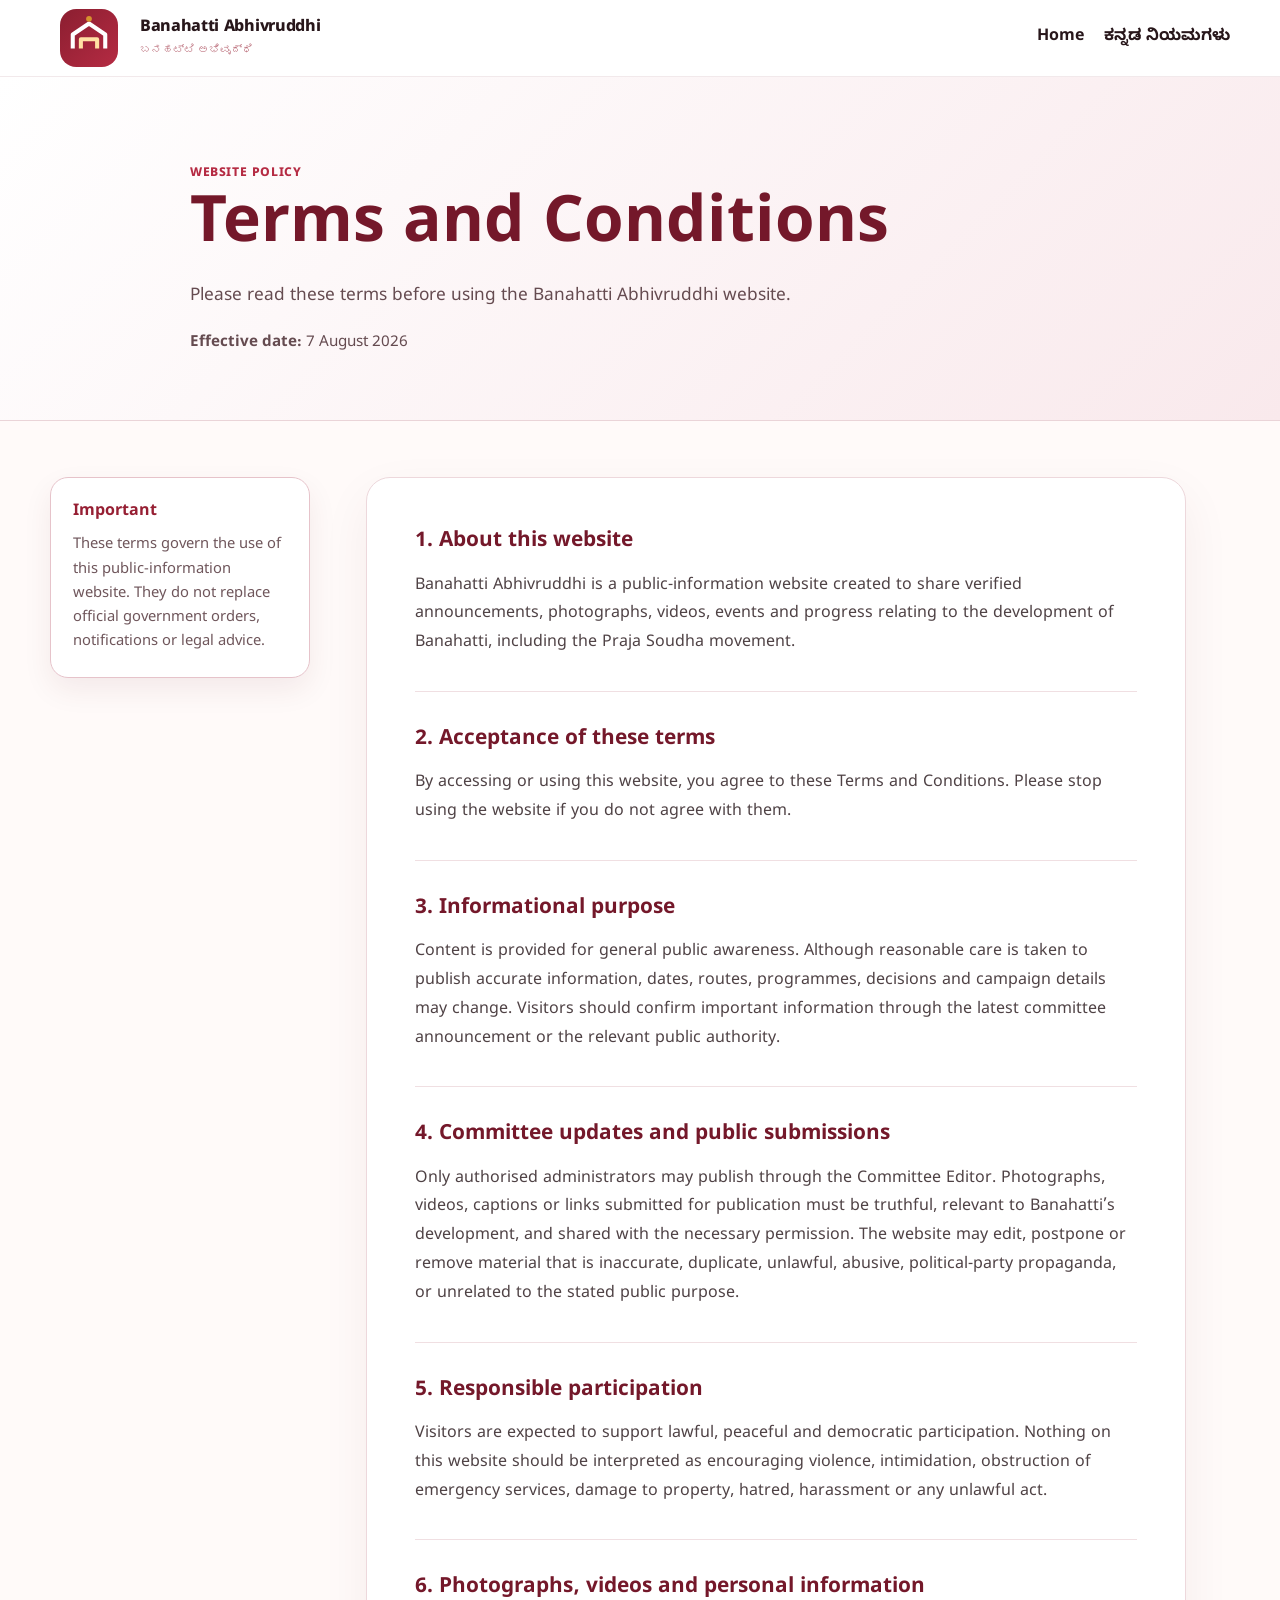
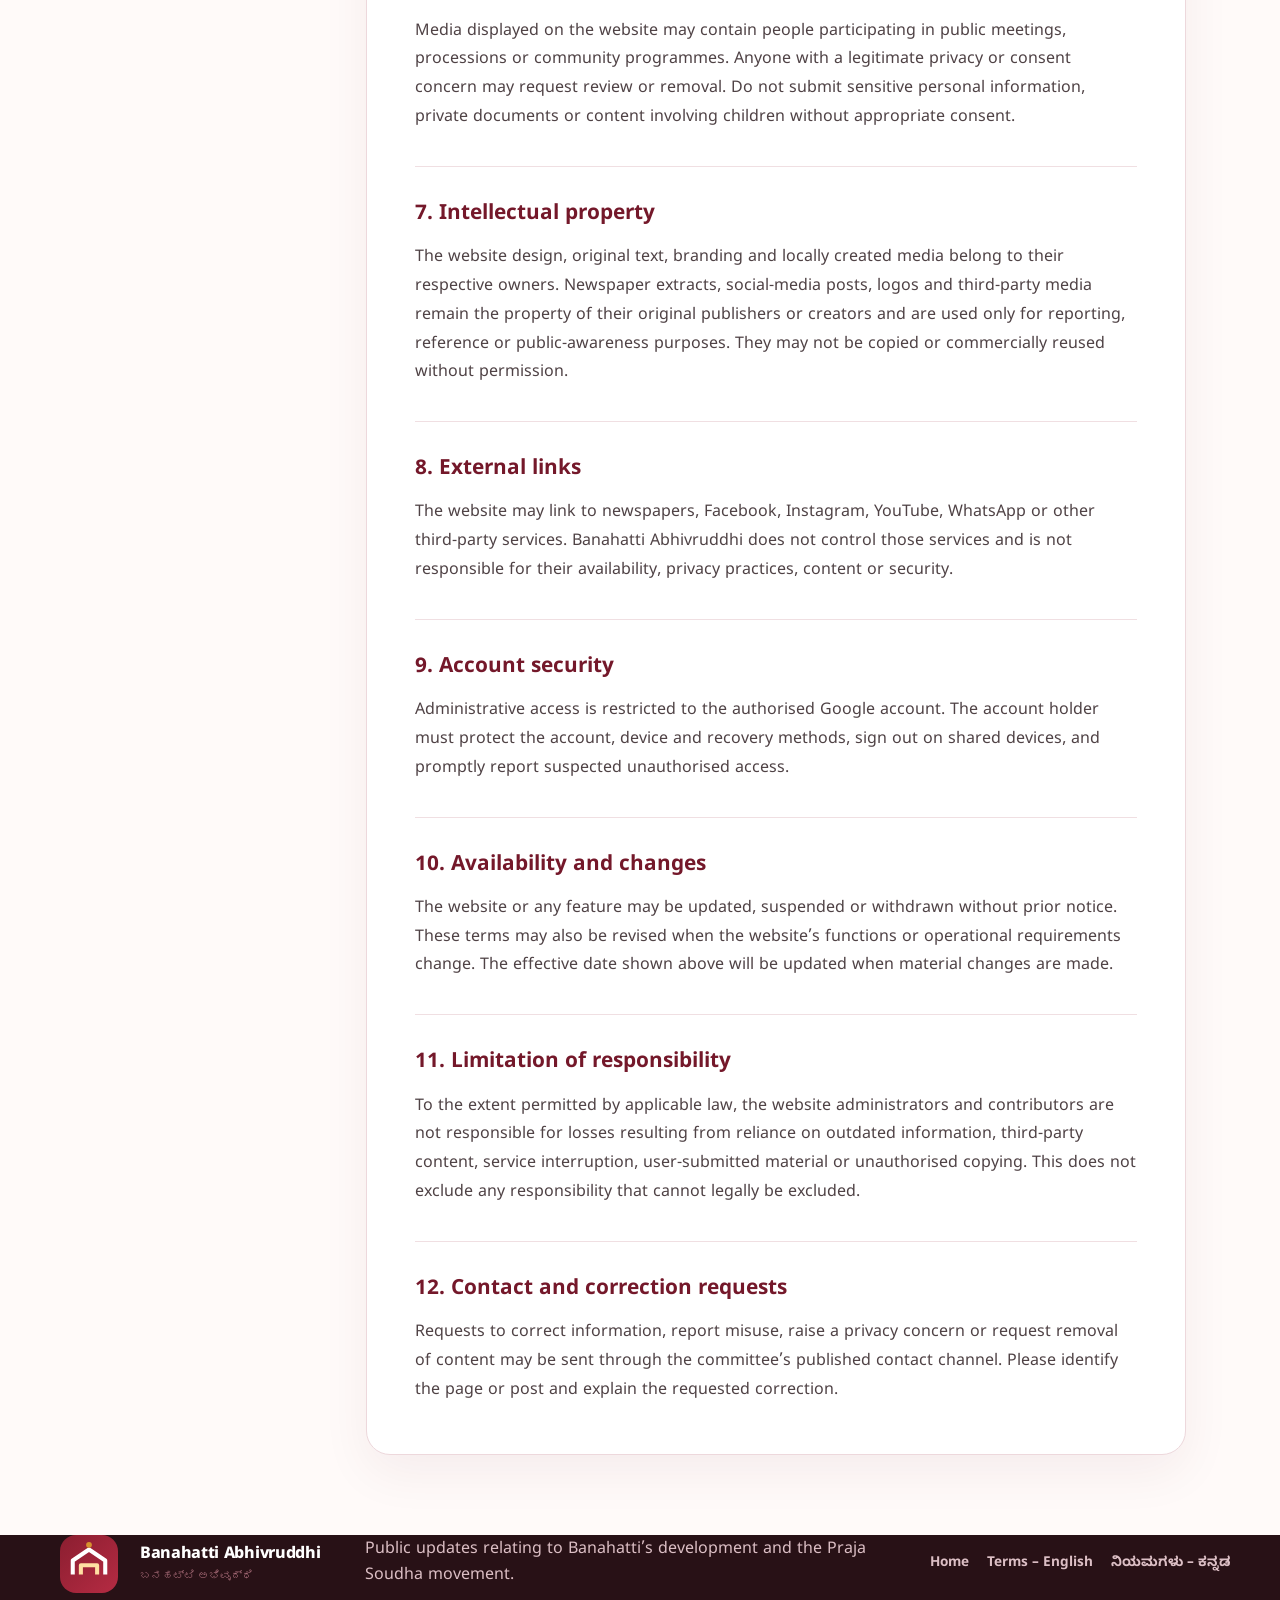
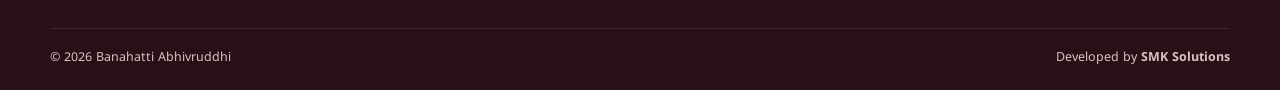
<file: terms-en.html>
<!DOCTYPE html>

<!-- Author: Shiddu Mageppa | SMK Solutions | https://smksolns.com -->
<html lang="en">
<head>
  <meta charset="UTF-8" />
  <meta name="viewport" content="width=device-width, initial-scale=1.0" />
  <meta name="description" content="Terms and Conditions for the Banahatti Abhivruddhi public-information website." />
  <meta name="theme-color" content="#961f33" />
  <title>Terms and Conditions | Banahatti Abhivruddhi</title>
  <link rel="preconnect" href="https://fonts.googleapis.com" />
  <link rel="preconnect" href="https://fonts.gstatic.com" crossorigin />
  <link href="https://fonts.googleapis.com/css2?family=Noto+Sans+Kannada:wght@400;500;600;700;800&family=Inter:wght@400;500;600;700;800&display=swap" rel="stylesheet" />
  <link rel="stylesheet" href="styles.css" />
</head>
<body>
  <a class="skip-link" href="#main">Skip to content</a>
  <header class="site-header" id="top">
    <div class="container nav-wrap">
      <a href="index.html" class="brand" aria-label="Banahatti Abhivruddhi home">
        <img src="assets/logo.svg" alt="Banahatti Abhivruddhi logo" />
        <span><strong>Banahatti Abhivruddhi</strong><small>ಬನಹಟ್ಟಿ ಅಭಿವೃದ್ಧಿ</small></span>
      </a>
      <nav class="legal-nav" aria-label="Page navigation">
        <a href="index.html">Home</a>
        <a href="terms-kn.html">ಕನ್ನಡ ನಿಯಮಗಳು</a>
      </nav>
    </div>
  </header>

  <main id="main" class="legal-main">
    <section class="legal-hero">
      <div class="container legal-hero-inner">
        <span class="eyebrow">Website policy</span>
        <h1>Terms and Conditions</h1>
        <p>Please read these terms before using the Banahatti Abhivruddhi website.</p>
        <p class="legal-updated"><strong>Effective date:</strong> 7 August 2026</p>
      </div>
    </section>
    <div class="container legal-layout">
      <aside class="legal-note">
        <strong>Important</strong>
        <p>These terms govern the use of this public-information website. They do not replace official government orders, notifications or legal advice.</p>
      </aside>
      <article class="legal-content">
        <section class="legal-section">
          <h2>1. About this website</h2>
          <p>Banahatti Abhivruddhi is a public-information website created to share verified announcements, photographs, videos, events and progress relating to the development of Banahatti, including the Praja Soudha movement.</p>
        </section>
        <section class="legal-section">
          <h2>2. Acceptance of these terms</h2>
          <p>By accessing or using this website, you agree to these Terms and Conditions. Please stop using the website if you do not agree with them.</p>
        </section>
        <section class="legal-section">
          <h2>3. Informational purpose</h2>
          <p>Content is provided for general public awareness. Although reasonable care is taken to publish accurate information, dates, routes, programmes, decisions and campaign details may change. Visitors should confirm important information through the latest committee announcement or the relevant public authority.</p>
        </section>
        <section class="legal-section">
          <h2>4. Committee updates and public submissions</h2>
          <p>Only authorised administrators may publish through the Committee Editor. Photographs, videos, captions or links submitted for publication must be truthful, relevant to Banahatti’s development, and shared with the necessary permission. The website may edit, postpone or remove material that is inaccurate, duplicate, unlawful, abusive, political-party propaganda, or unrelated to the stated public purpose.</p>
        </section>
        <section class="legal-section">
          <h2>5. Responsible participation</h2>
          <p>Visitors are expected to support lawful, peaceful and democratic participation. Nothing on this website should be interpreted as encouraging violence, intimidation, obstruction of emergency services, damage to property, hatred, harassment or any unlawful act.</p>
        </section>
        <section class="legal-section">
          <h2>6. Photographs, videos and personal information</h2>
          <p>Media displayed on the website may contain people participating in public meetings, processions or community programmes. Anyone with a legitimate privacy or consent concern may request review or removal. Do not submit sensitive personal information, private documents or content involving children without appropriate consent.</p>
        </section>
        <section class="legal-section">
          <h2>7. Intellectual property</h2>
          <p>The website design, original text, branding and locally created media belong to their respective owners. Newspaper extracts, social-media posts, logos and third-party media remain the property of their original publishers or creators and are used only for reporting, reference or public-awareness purposes. They may not be copied or commercially reused without permission.</p>
        </section>
        <section class="legal-section">
          <h2>8. External links</h2>
          <p>The website may link to newspapers, Facebook, Instagram, YouTube, WhatsApp or other third-party services. Banahatti Abhivruddhi does not control those services and is not responsible for their availability, privacy practices, content or security.</p>
        </section>
        <section class="legal-section">
          <h2>9. Account security</h2>
          <p>Administrative access is restricted to the authorised Google account. The account holder must protect the account, device and recovery methods, sign out on shared devices, and promptly report suspected unauthorised access.</p>
        </section>
        <section class="legal-section">
          <h2>10. Availability and changes</h2>
          <p>The website or any feature may be updated, suspended or withdrawn without prior notice. These terms may also be revised when the website’s functions or operational requirements change. The effective date shown above will be updated when material changes are made.</p>
        </section>
        <section class="legal-section">
          <h2>11. Limitation of responsibility</h2>
          <p>To the extent permitted by applicable law, the website administrators and contributors are not responsible for losses resulting from reliance on outdated information, third-party content, service interruption, user-submitted material or unauthorised copying. This does not exclude any responsibility that cannot legally be excluded.</p>
        </section>
        <section class="legal-section">
          <h2>12. Contact and correction requests</h2>
          <p>Requests to correct information, report misuse, raise a privacy concern or request removal of content may be sent through the committee’s published contact channel. Please identify the page or post and explain the requested correction.</p>
        </section>
      </article>
    </div>
  </main>

  <footer class="site-footer">
    <div class="container footer-main">
      <a href="index.html" class="brand footer-brand">
        <img src="assets/logo.svg" alt="" />
        <span><strong>Banahatti Abhivruddhi</strong><small>ಬನಹಟ್ಟಿ ಅಭಿವೃದ್ಧಿ</small></span>
      </a>
      <p>Public updates relating to Banahatti’s development and the Praja Soudha movement.</p>
      <nav aria-label="Footer navigation">
        <a href="index.html">Home</a>
        <a href="terms-en.html">Terms – English</a>
        <a href="terms-kn.html">ನಿಯಮಗಳು – ಕನ್ನಡ</a>
      </nav>
    </div>
    <div class="container footer-bottom">
      <span>© 2026 Banahatti Abhivruddhi</span>
      <span class="developer-credit">Developed by <strong>SMK Solutions</strong></span>
    </div>
  </footer>
</body>
</html>
</file>
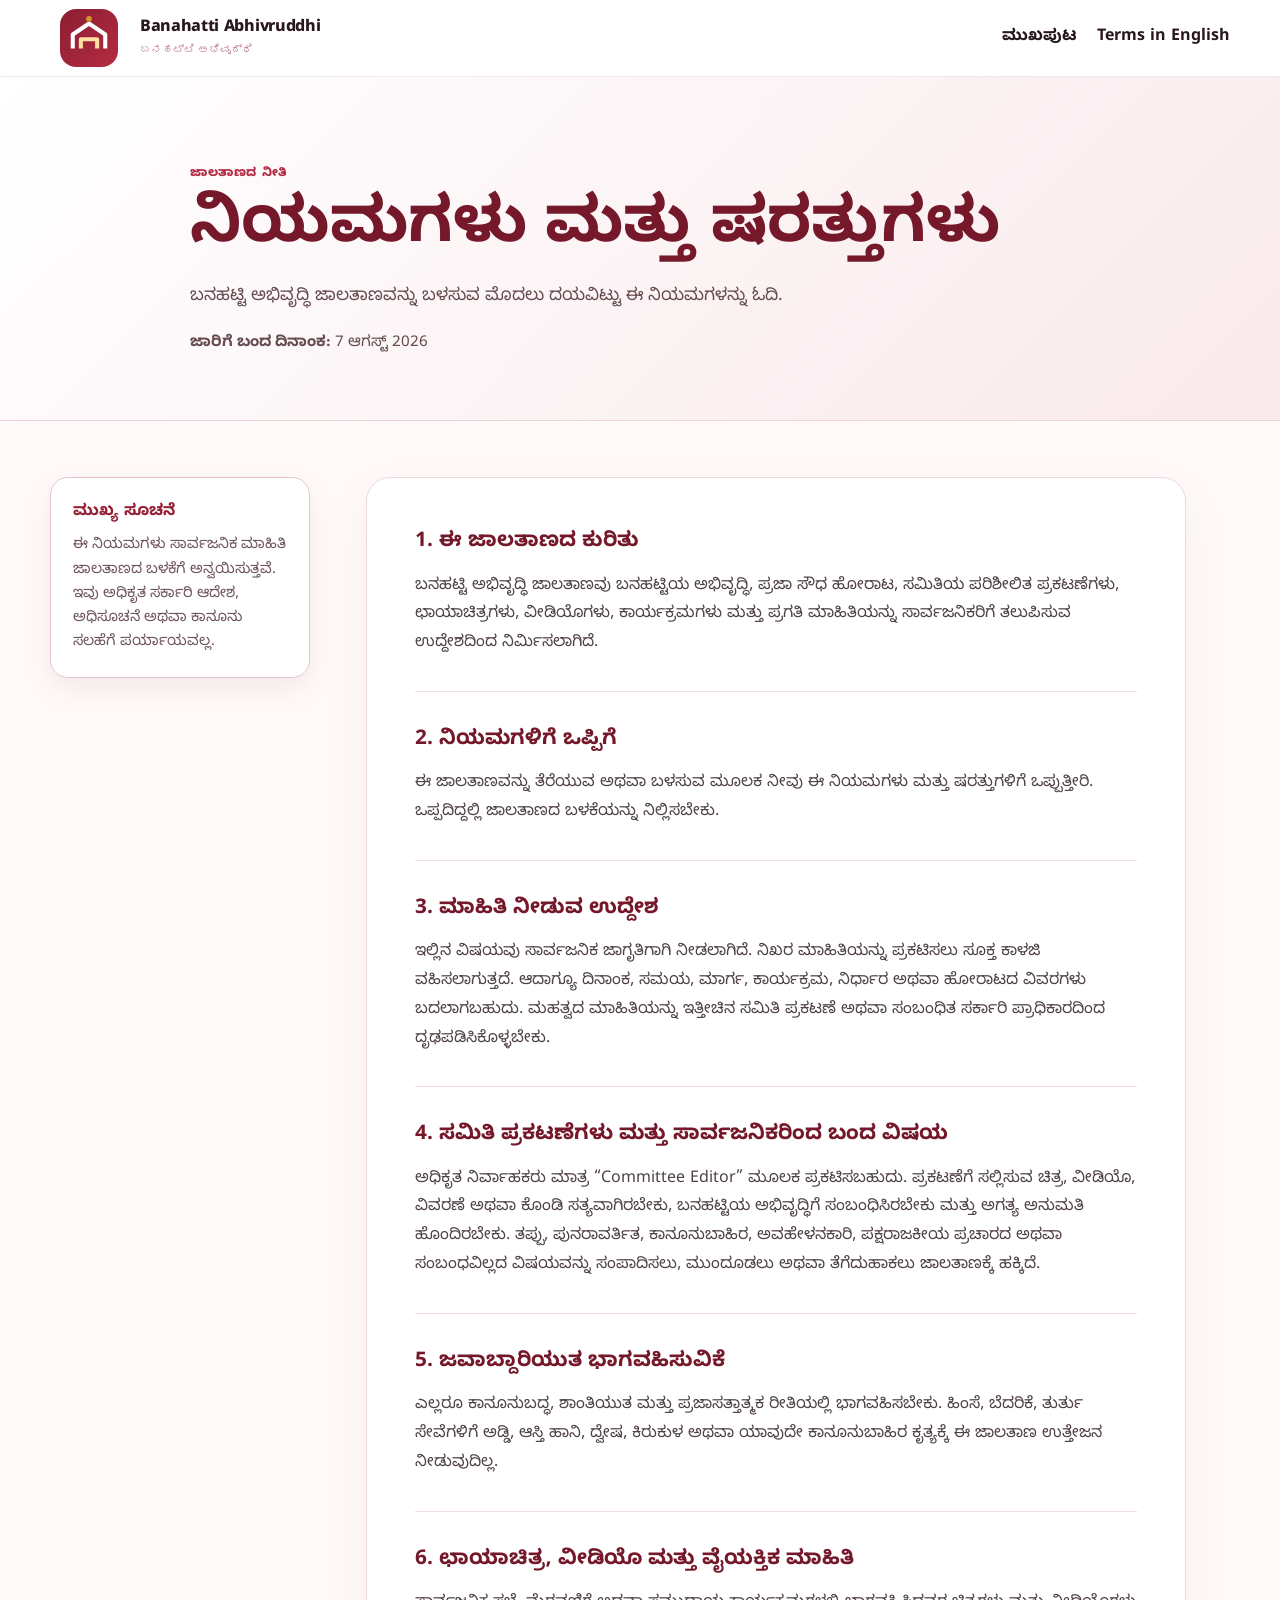
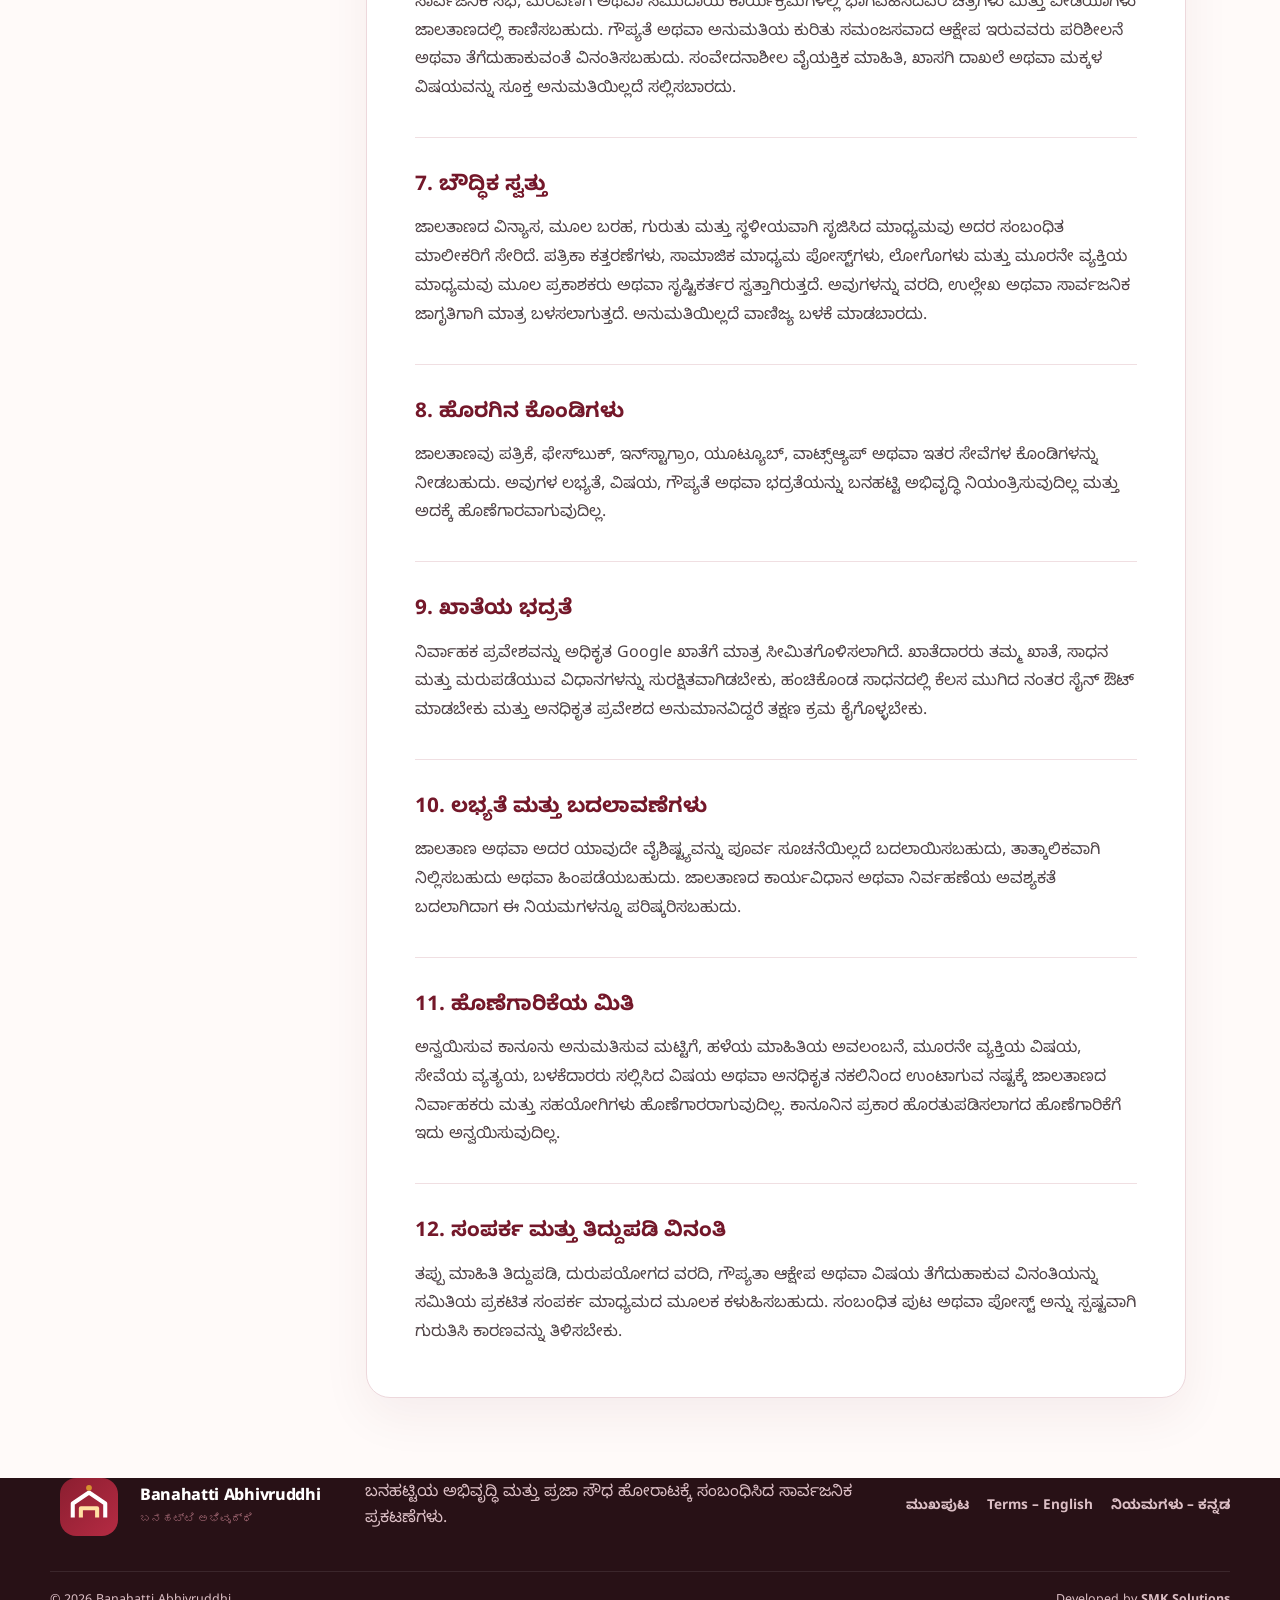
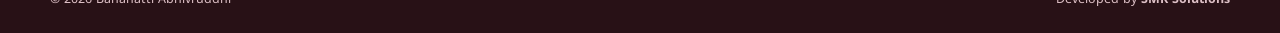
<file: terms-kn.html>
<!DOCTYPE html>

<!-- Author: Shiddu Mageppa | SMK Solutions | https://smksolns.com -->
<html lang="kn">
<head>
  <meta charset="UTF-8" />
  <meta name="viewport" content="width=device-width, initial-scale=1.0" />
  <meta name="description" content="ಬನಹಟ್ಟಿ ಅಭಿವೃದ್ಧಿ ಸಾರ್ವಜನಿಕ ಮಾಹಿತಿ ಜಾಲತಾಣದ ನಿಯಮಗಳು ಮತ್ತು ಷರತ್ತುಗಳು." />
  <meta name="theme-color" content="#961f33" />
  <title>ನಿಯಮಗಳು ಮತ್ತು ಷರತ್ತುಗಳು | ಬನಹಟ್ಟಿ ಅಭಿವೃದ್ಧಿ</title>
  <link rel="preconnect" href="https://fonts.googleapis.com" />
  <link rel="preconnect" href="https://fonts.gstatic.com" crossorigin />
  <link href="https://fonts.googleapis.com/css2?family=Noto+Sans+Kannada:wght@400;500;600;700;800&family=Inter:wght@400;500;600;700;800&display=swap" rel="stylesheet" />
  <link rel="stylesheet" href="styles.css" />
</head>
<body>
  <a class="skip-link" href="#main">ಮುಖ್ಯ ವಿಷಯಕ್ಕೆ ಹೋಗಿ</a>
  <header class="site-header" id="top">
    <div class="container nav-wrap">
      <a href="index.html" class="brand" aria-label="Banahatti Abhivruddhi home">
        <img src="assets/logo.svg" alt="Banahatti Abhivruddhi logo" />
        <span><strong>Banahatti Abhivruddhi</strong><small>ಬನಹಟ್ಟಿ ಅಭಿವೃದ್ಧಿ</small></span>
      </a>
      <nav class="legal-nav" aria-label="Page navigation">
        <a href="index.html">ಮುಖಪುಟ</a>
        <a href="terms-en.html">Terms in English</a>
      </nav>
    </div>
  </header>

  <main id="main" class="legal-main">
    <section class="legal-hero">
      <div class="container legal-hero-inner">
        <span class="eyebrow">ಜಾಲತಾಣದ ನೀತಿ</span>
        <h1>ನಿಯಮಗಳು ಮತ್ತು ಷರತ್ತುಗಳು</h1>
        <p>ಬನಹಟ್ಟಿ ಅಭಿವೃದ್ಧಿ ಜಾಲತಾಣವನ್ನು ಬಳಸುವ ಮೊದಲು ದಯವಿಟ್ಟು ಈ ನಿಯಮಗಳನ್ನು ಓದಿ.</p>
        <p class="legal-updated"><strong>ಜಾರಿಗೆ ಬಂದ ದಿನಾಂಕ:</strong> 7 ಆಗಸ್ಟ್ 2026</p>
      </div>
    </section>
    <div class="container legal-layout">
      <aside class="legal-note">
        <strong>ಮುಖ್ಯ ಸೂಚನೆ</strong>
        <p>ಈ ನಿಯಮಗಳು ಸಾರ್ವಜನಿಕ ಮಾಹಿತಿ ಜಾಲತಾಣದ ಬಳಕೆಗೆ ಅನ್ವಯಿಸುತ್ತವೆ. ಇವು ಅಧಿಕೃತ ಸರ್ಕಾರಿ ಆದೇಶ, ಅಧಿಸೂಚನೆ ಅಥವಾ ಕಾನೂನು ಸಲಹೆಗೆ ಪರ್ಯಾಯವಲ್ಲ.</p>
      </aside>
      <article class="legal-content">
        <section class="legal-section">
          <h2>1. ಈ ಜಾಲತಾಣದ ಕುರಿತು</h2>
          <p>ಬನಹಟ್ಟಿ ಅಭಿವೃದ್ಧಿ ಜಾಲತಾಣವು ಬನಹಟ್ಟಿಯ ಅಭಿವೃದ್ಧಿ, ಪ್ರಜಾ ಸೌಧ ಹೋರಾಟ, ಸಮಿತಿಯ ಪರಿಶೀಲಿತ ಪ್ರಕಟಣೆಗಳು, ಛಾಯಾಚಿತ್ರಗಳು, ವೀಡಿಯೊಗಳು, ಕಾರ್ಯಕ್ರಮಗಳು ಮತ್ತು ಪ್ರಗತಿ ಮಾಹಿತಿಯನ್ನು ಸಾರ್ವಜನಿಕರಿಗೆ ತಲುಪಿಸುವ ಉದ್ದೇಶದಿಂದ ನಿರ್ಮಿಸಲಾಗಿದೆ.</p>
        </section>
        <section class="legal-section">
          <h2>2. ನಿಯಮಗಳಿಗೆ ಒಪ್ಪಿಗೆ</h2>
          <p>ಈ ಜಾಲತಾಣವನ್ನು ತೆರೆಯುವ ಅಥವಾ ಬಳಸುವ ಮೂಲಕ ನೀವು ಈ ನಿಯಮಗಳು ಮತ್ತು ಷರತ್ತುಗಳಿಗೆ ಒಪ್ಪುತ್ತೀರಿ. ಒಪ್ಪದಿದ್ದಲ್ಲಿ ಜಾಲತಾಣದ ಬಳಕೆಯನ್ನು ನಿಲ್ಲಿಸಬೇಕು.</p>
        </section>
        <section class="legal-section">
          <h2>3. ಮಾಹಿತಿ ನೀಡುವ ಉದ್ದೇಶ</h2>
          <p>ಇಲ್ಲಿನ ವಿಷಯವು ಸಾರ್ವಜನಿಕ ಜಾಗೃತಿಗಾಗಿ ನೀಡಲಾಗಿದೆ. ನಿಖರ ಮಾಹಿತಿಯನ್ನು ಪ್ರಕಟಿಸಲು ಸೂಕ್ತ ಕಾಳಜಿ ವಹಿಸಲಾಗುತ್ತದೆ. ಆದಾಗ್ಯೂ ದಿನಾಂಕ, ಸಮಯ, ಮಾರ್ಗ, ಕಾರ್ಯಕ್ರಮ, ನಿರ್ಧಾರ ಅಥವಾ ಹೋರಾಟದ ವಿವರಗಳು ಬದಲಾಗಬಹುದು. ಮಹತ್ವದ ಮಾಹಿತಿಯನ್ನು ಇತ್ತೀಚಿನ ಸಮಿತಿ ಪ್ರಕಟಣೆ ಅಥವಾ ಸಂಬಂಧಿತ ಸರ್ಕಾರಿ ಪ್ರಾಧಿಕಾರದಿಂದ ದೃಢಪಡಿಸಿಕೊಳ್ಳಬೇಕು.</p>
        </section>
        <section class="legal-section">
          <h2>4. ಸಮಿತಿ ಪ್ರಕಟಣೆಗಳು ಮತ್ತು ಸಾರ್ವಜನಿಕರಿಂದ ಬಂದ ವಿಷಯ</h2>
          <p>ಅಧಿಕೃತ ನಿರ್ವಾಹಕರು ಮಾತ್ರ “Committee Editor” ಮೂಲಕ ಪ್ರಕಟಿಸಬಹುದು. ಪ್ರಕಟಣೆಗೆ ಸಲ್ಲಿಸುವ ಚಿತ್ರ, ವೀಡಿಯೊ, ವಿವರಣೆ ಅಥವಾ ಕೊಂಡಿ ಸತ್ಯವಾಗಿರಬೇಕು, ಬನಹಟ್ಟಿಯ ಅಭಿವೃದ್ಧಿಗೆ ಸಂಬಂಧಿಸಿರಬೇಕು ಮತ್ತು ಅಗತ್ಯ ಅನುಮತಿ ಹೊಂದಿರಬೇಕು. ತಪ್ಪು, ಪುನರಾವರ್ತಿತ, ಕಾನೂನುಬಾಹಿರ, ಅವಹೇಳನಕಾರಿ, ಪಕ್ಷರಾಜಕೀಯ ಪ್ರಚಾರದ ಅಥವಾ ಸಂಬಂಧವಿಲ್ಲದ ವಿಷಯವನ್ನು ಸಂಪಾದಿಸಲು, ಮುಂದೂಡಲು ಅಥವಾ ತೆಗೆದುಹಾಕಲು ಜಾಲತಾಣಕ್ಕೆ ಹಕ್ಕಿದೆ.</p>
        </section>
        <section class="legal-section">
          <h2>5. ಜವಾಬ್ದಾರಿಯುತ ಭಾಗವಹಿಸುವಿಕೆ</h2>
          <p>ಎಲ್ಲರೂ ಕಾನೂನುಬದ್ಧ, ಶಾಂತಿಯುತ ಮತ್ತು ಪ್ರಜಾಸತ್ತಾತ್ಮಕ ರೀತಿಯಲ್ಲಿ ಭಾಗವಹಿಸಬೇಕು. ಹಿಂಸೆ, ಬೆದರಿಕೆ, ತುರ್ತು ಸೇವೆಗಳಿಗೆ ಅಡ್ಡಿ, ಆಸ್ತಿ ಹಾನಿ, ದ್ವೇಷ, ಕಿರುಕುಳ ಅಥವಾ ಯಾವುದೇ ಕಾನೂನುಬಾಹಿರ ಕೃತ್ಯಕ್ಕೆ ಈ ಜಾಲತಾಣ ಉತ್ತೇಜನ ನೀಡುವುದಿಲ್ಲ.</p>
        </section>
        <section class="legal-section">
          <h2>6. ಛಾಯಾಚಿತ್ರ, ವೀಡಿಯೊ ಮತ್ತು ವೈಯಕ್ತಿಕ ಮಾಹಿತಿ</h2>
          <p>ಸಾರ್ವಜನಿಕ ಸಭೆ, ಮೆರವಣಿಗೆ ಅಥವಾ ಸಮುದಾಯ ಕಾರ್ಯಕ್ರಮಗಳಲ್ಲಿ ಭಾಗವಹಿಸಿದವರ ಚಿತ್ರಗಳು ಮತ್ತು ವೀಡಿಯೊಗಳು ಜಾಲತಾಣದಲ್ಲಿ ಕಾಣಿಸಬಹುದು. ಗೌಪ್ಯತೆ ಅಥವಾ ಅನುಮತಿಯ ಕುರಿತು ಸಮಂಜಸವಾದ ಆಕ್ಷೇಪ ಇರುವವರು ಪರಿಶೀಲನೆ ಅಥವಾ ತೆಗೆದುಹಾಕುವಂತೆ ವಿನಂತಿಸಬಹುದು. ಸಂವೇದನಾಶೀಲ ವೈಯಕ್ತಿಕ ಮಾಹಿತಿ, ಖಾಸಗಿ ದಾಖಲೆ ಅಥವಾ ಮಕ್ಕಳ ವಿಷಯವನ್ನು ಸೂಕ್ತ ಅನುಮತಿಯಿಲ್ಲದೆ ಸಲ್ಲಿಸಬಾರದು.</p>
        </section>
        <section class="legal-section">
          <h2>7. ಬೌದ್ಧಿಕ ಸ್ವತ್ತು</h2>
          <p>ಜಾಲತಾಣದ ವಿನ್ಯಾಸ, ಮೂಲ ಬರಹ, ಗುರುತು ಮತ್ತು ಸ್ಥಳೀಯವಾಗಿ ಸೃಜಿಸಿದ ಮಾಧ್ಯಮವು ಅದರ ಸಂಬಂಧಿತ ಮಾಲೀಕರಿಗೆ ಸೇರಿದೆ. ಪತ್ರಿಕಾ ಕತ್ತರಣೆಗಳು, ಸಾಮಾಜಿಕ ಮಾಧ್ಯಮ ಪೋಸ್ಟ್‌ಗಳು, ಲೋಗೊಗಳು ಮತ್ತು ಮೂರನೇ ವ್ಯಕ್ತಿಯ ಮಾಧ್ಯಮವು ಮೂಲ ಪ್ರಕಾಶಕರು ಅಥವಾ ಸೃಷ್ಟಿಕರ್ತರ ಸ್ವತ್ತಾಗಿರುತ್ತದೆ. ಅವುಗಳನ್ನು ವರದಿ, ಉಲ್ಲೇಖ ಅಥವಾ ಸಾರ್ವಜನಿಕ ಜಾಗೃತಿಗಾಗಿ ಮಾತ್ರ ಬಳಸಲಾಗುತ್ತದೆ. ಅನುಮತಿಯಿಲ್ಲದೆ ವಾಣಿಜ್ಯ ಬಳಕೆ ಮಾಡಬಾರದು.</p>
        </section>
        <section class="legal-section">
          <h2>8. ಹೊರಗಿನ ಕೊಂಡಿಗಳು</h2>
          <p>ಜಾಲತಾಣವು ಪತ್ರಿಕೆ, ಫೇಸ್‌ಬುಕ್, ಇನ್‌ಸ್ಟಾಗ್ರಾಂ, ಯೂಟ್ಯೂಬ್, ವಾಟ್ಸ್ಆ್ಯಪ್ ಅಥವಾ ಇತರ ಸೇವೆಗಳ ಕೊಂಡಿಗಳನ್ನು ನೀಡಬಹುದು. ಅವುಗಳ ಲಭ್ಯತೆ, ವಿಷಯ, ಗೌಪ್ಯತೆ ಅಥವಾ ಭದ್ರತೆಯನ್ನು ಬನಹಟ್ಟಿ ಅಭಿವೃದ್ಧಿ ನಿಯಂತ್ರಿಸುವುದಿಲ್ಲ ಮತ್ತು ಅದಕ್ಕೆ ಹೊಣೆಗಾರವಾಗುವುದಿಲ್ಲ.</p>
        </section>
        <section class="legal-section">
          <h2>9. ಖಾತೆಯ ಭದ್ರತೆ</h2>
          <p>ನಿರ್ವಾಹಕ ಪ್ರವೇಶವನ್ನು ಅಧಿಕೃತ Google ಖಾತೆಗೆ ಮಾತ್ರ ಸೀಮಿತಗೊಳಿಸಲಾಗಿದೆ. ಖಾತೆದಾರರು ತಮ್ಮ ಖಾತೆ, ಸಾಧನ ಮತ್ತು ಮರುಪಡೆಯುವ ವಿಧಾನಗಳನ್ನು ಸುರಕ್ಷಿತವಾಗಿಡಬೇಕು, ಹಂಚಿಕೊಂಡ ಸಾಧನದಲ್ಲಿ ಕೆಲಸ ಮುಗಿದ ನಂತರ ಸೈನ್ ಔಟ್ ಮಾಡಬೇಕು ಮತ್ತು ಅನಧಿಕೃತ ಪ್ರವೇಶದ ಅನುಮಾನವಿದ್ದರೆ ತಕ್ಷಣ ಕ್ರಮ ಕೈಗೊಳ್ಳಬೇಕು.</p>
        </section>
        <section class="legal-section">
          <h2>10. ಲಭ್ಯತೆ ಮತ್ತು ಬದಲಾವಣೆಗಳು</h2>
          <p>ಜಾಲತಾಣ ಅಥವಾ ಅದರ ಯಾವುದೇ ವೈಶಿಷ್ಟ್ಯವನ್ನು ಪೂರ್ವ ಸೂಚನೆಯಿಲ್ಲದೆ ಬದಲಾಯಿಸಬಹುದು, ತಾತ್ಕಾಲಿಕವಾಗಿ ನಿಲ್ಲಿಸಬಹುದು ಅಥವಾ ಹಿಂಪಡೆಯಬಹುದು. ಜಾಲತಾಣದ ಕಾರ್ಯವಿಧಾನ ಅಥವಾ ನಿರ್ವಹಣೆಯ ಅವಶ್ಯಕತೆ ಬದಲಾಗಿದಾಗ ಈ ನಿಯಮಗಳನ್ನೂ ಪರಿಷ್ಕರಿಸಬಹುದು.</p>
        </section>
        <section class="legal-section">
          <h2>11. ಹೊಣೆಗಾರಿಕೆಯ ಮಿತಿ</h2>
          <p>ಅನ್ವಯಿಸುವ ಕಾನೂನು ಅನುಮತಿಸುವ ಮಟ್ಟಿಗೆ, ಹಳೆಯ ಮಾಹಿತಿಯ ಅವಲಂಬನೆ, ಮೂರನೇ ವ್ಯಕ್ತಿಯ ವಿಷಯ, ಸೇವೆಯ ವ್ಯತ್ಯಯ, ಬಳಕೆದಾರರು ಸಲ್ಲಿಸಿದ ವಿಷಯ ಅಥವಾ ಅನಧಿಕೃತ ನಕಲಿನಿಂದ ಉಂಟಾಗುವ ನಷ್ಟಕ್ಕೆ ಜಾಲತಾಣದ ನಿರ್ವಾಹಕರು ಮತ್ತು ಸಹಯೋಗಿಗಳು ಹೊಣೆಗಾರರಾಗುವುದಿಲ್ಲ. ಕಾನೂನಿನ ಪ್ರಕಾರ ಹೊರತುಪಡಿಸಲಾಗದ ಹೊಣೆಗಾರಿಕೆಗೆ ಇದು ಅನ್ವಯಿಸುವುದಿಲ್ಲ.</p>
        </section>
        <section class="legal-section">
          <h2>12. ಸಂಪರ್ಕ ಮತ್ತು ತಿದ್ದುಪಡಿ ವಿನಂತಿ</h2>
          <p>ತಪ್ಪು ಮಾಹಿತಿ ತಿದ್ದುಪಡಿ, ದುರುಪಯೋಗದ ವರದಿ, ಗೌಪ್ಯತಾ ಆಕ್ಷೇಪ ಅಥವಾ ವಿಷಯ ತೆಗೆದುಹಾಕುವ ವಿನಂತಿಯನ್ನು ಸಮಿತಿಯ ಪ್ರಕಟಿತ ಸಂಪರ್ಕ ಮಾಧ್ಯಮದ ಮೂಲಕ ಕಳುಹಿಸಬಹುದು. ಸಂಬಂಧಿತ ಪುಟ ಅಥವಾ ಪೋಸ್ಟ್ ಅನ್ನು ಸ್ಪಷ್ಟವಾಗಿ ಗುರುತಿಸಿ ಕಾರಣವನ್ನು ತಿಳಿಸಬೇಕು.</p>
        </section>
      </article>
    </div>
  </main>

  <footer class="site-footer">
    <div class="container footer-main">
      <a href="index.html" class="brand footer-brand">
        <img src="assets/logo.svg" alt="" />
        <span><strong>Banahatti Abhivruddhi</strong><small>ಬನಹಟ್ಟಿ ಅಭಿವೃದ್ಧಿ</small></span>
      </a>
      <p>ಬನಹಟ್ಟಿಯ ಅಭಿವೃದ್ಧಿ ಮತ್ತು ಪ್ರಜಾ ಸೌಧ ಹೋರಾಟಕ್ಕೆ ಸಂಬಂಧಿಸಿದ ಸಾರ್ವಜನಿಕ ಪ್ರಕಟಣೆಗಳು.</p>
      <nav aria-label="Footer navigation">
        <a href="index.html">ಮುಖಪುಟ</a>
        <a href="terms-en.html">Terms – English</a>
        <a href="terms-kn.html">ನಿಯಮಗಳು – ಕನ್ನಡ</a>
      </nav>
    </div>
    <div class="container footer-bottom">
      <span>© 2026 Banahatti Abhivruddhi</span>
      <span class="developer-credit">Developed by <strong>SMK Solutions</strong></span>
    </div>
  </footer>
</body>
</html>
</file>
<file: styles.css>
/* Author: Shiddu Mageppa | SMK Solutions | https://smksolns.com */
:root {
  --red-950: #4b0d18;
  --red-900: #6f1424;
  --red-800: #961f33;
  --red-700: #b52b43;
  --red-600: #c93c53;
  --red-100: #f9e5e9;
  --red-50: #fff7f8;
  --gold: #d89a35;
  --gold-light: #ffe8b9;
  --ink: #28171b;
  --muted: #736368;
  --line: #ead9dd;
  --soft: #fcf7f8;
  --white: #fff;
  --green: #168b5b;
  --shadow: 0 20px 55px rgba(75, 13, 24, .14);
  --radius-lg: 30px;
  --radius-md: 20px;
  --radius-sm: 13px;
  --container: 1180px;
}

* { box-sizing: border-box; }
html { scroll-behavior: smooth; }
body {
  margin: 0;
  font-family: Inter, "Noto Sans Kannada", system-ui, sans-serif;
  color: var(--ink);
  background: var(--white);
  line-height: 1.65;
}
img, video { max-width: 100%; display: block; }
a { color: inherit; text-decoration: none; }
button, input, textarea, select { font: inherit; }
button { cursor: pointer; }
.container { width: min(calc(100% - 36px), var(--container)); margin-inline: auto; }
.section-pad { padding: 68px 0; }
.section-soft { background: var(--soft); }
.skip-link { position: absolute; left: -999px; top: 10px; z-index: 999; background: #fff; padding: 10px; }
.skip-link:focus { left: 10px; }

.site-header {
  position: sticky;
  top: 0;
  z-index: 100;
  background: rgba(255,255,255,.93);
  backdrop-filter: blur(16px);
  border-bottom: 1px solid rgba(111,20,36,.09);
}
.nav-wrap { min-height: 76px; display: flex; align-items: center; justify-content: space-between; gap: 28px; }
.brand { display: inline-flex; align-items: center; gap: 12px; }
.brand img { width: 78px; height: 58px; object-fit: contain; border-radius: 10px; }
.brand span { display: grid; line-height: 1.15; }
.brand strong { font-size: 1rem; letter-spacing: -.02em; }
.brand small { color: var(--red-800); font-weight: 700; margin-top: 4px; }
.main-nav { display: flex; align-items: center; gap: 25px; font-size: .9rem; font-weight: 700; }
.main-nav a { transition: color .2s; }
.main-nav a:hover { color: var(--red-700); }
.nav-cta { color: #fff !important; background: var(--red-800); padding: 11px 18px; border-radius: 999px; }
.menu-toggle { display: none; border: 0; background: transparent; width: 42px; height: 42px; padding: 9px; }
.menu-toggle span { display: block; height: 2px; background: var(--ink); margin: 5px 0; }

.event-banners {
  position: relative;
  overflow: hidden;
  padding: 38px 0 42px;
  color: #fff;
  background:
    radial-gradient(circle at 100% 0, rgba(216,154,53,.22), transparent 34%),
    linear-gradient(135deg, var(--red-950), #74182a 62%, var(--red-900));
}
.event-banners::before {
  content: "";
  position: absolute;
  inset: 0;
  opacity: .12;
  background-image: radial-gradient(#fff 1px, transparent 1px);
  background-size: 22px 22px;
  pointer-events: none;
}
.event-banners > .container { position: relative; z-index: 1; }
.event-banners-heading { max-width: 880px; margin-bottom: 20px; }
.event-banners-label {
  display: inline-flex;
  margin-bottom: 10px;
  color: var(--gold-light);
  font: 800 .78rem/1.4 "Noto Sans Kannada", sans-serif;
  letter-spacing: .08em;
  text-transform: uppercase;
}
.event-banners-heading h2 {
  margin: 0 0 7px;
  font: 800 clamp(1.75rem, 3.7vw, 3.15rem)/1.2 "Noto Sans Kannada", sans-serif;
  letter-spacing: -.035em;
}
.event-banners-heading p {
  margin: 0;
  color: rgba(255,255,255,.78);
  font-family: "Noto Sans Kannada", sans-serif;
}
.event-banners-list { display: grid; gap: 26px; }
.event-banner-row {
  display: grid;
  grid-template-columns: minmax(0, .94fr) minmax(0, 1.06fr);
  gap: 30px;
  align-items: center;
}
.event-banner-row-reverse { grid-template-columns: minmax(0, 1.06fr) minmax(0, .94fr); }
.event-banner-card {
  margin: 0;
  padding: 8px;
  overflow: hidden;
  display: grid;
  place-items: center;
  aspect-ratio: 4 / 3;
  border: 1px solid rgba(255,255,255,.22);
  border-radius: 24px;
  background: linear-gradient(145deg, #fffdf5, #f2e7c9);
  box-shadow: 0 24px 56px rgba(28,4,10,.32);
}
.event-banner-card img {
  width: 100%;
  height: 100%;
  object-fit: contain;
  border-radius: 17px;
}
.event-banner-copy {
  position: relative;
  padding: 28px 30px;
  border: 1px solid rgba(255,255,255,.18);
  border-radius: 24px;
  background: rgba(255,255,255,.09);
  box-shadow: inset 0 1px 0 rgba(255,255,255,.08);
}
.event-banner-number {
  position: absolute;
  top: 19px;
  right: 23px;
  color: rgba(255,255,255,.14);
  font-size: 3.25rem;
  font-weight: 800;
  line-height: 1;
}
.event-banner-kicker {
  margin: 0 54px 8px 0;
  color: var(--gold-light);
  font: 800 .78rem/1.5 "Noto Sans Kannada", sans-serif;
  letter-spacing: .05em;
}
.event-banner-copy h3 {
  margin: 0 45px 14px 0;
  font: 800 clamp(1.45rem, 2.6vw, 2.25rem)/1.28 "Noto Sans Kannada", sans-serif;
  letter-spacing: -.025em;
}
.event-banner-copy p { margin: 0 0 12px; }
.event-banner-copy .kn-text { color: rgba(255,255,255,.94); }
.event-banner-en { color: rgba(255,255,255,.73); font-size: .92rem; }
.event-banner-link {
  display: inline-flex;
  margin-top: 6px;
  color: var(--gold-light);
  font-weight: 800;
  font-size: .88rem;
}
.event-banner-link:hover { color: #fff; }

.hero {
  min-height: 760px;
  position: relative;
  overflow: hidden;
  display: grid;
  align-items: center;
  padding: 72px 0;
  background:
    linear-gradient(115deg, rgba(255,255,255,.98) 0%, rgba(255,247,248,.95) 56%, rgba(255,237,240,.94) 100%);
}
.hero::before {
  content: "";
  position: absolute;
  inset: 0;
  opacity: .2;
  background-image: radial-gradient(var(--red-700) .7px, transparent .7px);
  background-size: 19px 19px;
  mask-image: linear-gradient(to right, transparent, #000);
}
.hero-grid { position: relative; z-index: 2; display: grid; grid-template-columns: 1.15fr .85fr; gap: 66px; align-items: center; }
.campaign-label { display: inline-flex; align-items: center; gap: 10px; color: var(--red-900); background: #fff; border: 1px solid #ecd3d8; border-radius: 999px; padding: 8px 14px; font-size: .78rem; font-weight: 800; text-transform: uppercase; letter-spacing: .1em; box-shadow: 0 8px 26px rgba(75,13,24,.07); }
.live-dot { width: 9px; height: 9px; background: var(--red-700); border-radius: 50%; box-shadow: 0 0 0 6px rgba(181,43,67,.13); }
.hero-kannada { margin: 27px 0 8px; color: var(--red-800); font: 800 1.25rem/1.5 "Noto Sans Kannada", sans-serif; }
.hero-copy h1 { max-width: 760px; font-size: clamp(3rem, 6vw, 5.7rem); line-height: .98; letter-spacing: -.064em; margin: 0 0 25px; }
.hero-copy h1 em { color: var(--red-800); font-style: normal; }
.hero-intro { max-width: 710px; font-size: 1.08rem; color: var(--muted); }
.hero-actions { display: flex; gap: 14px; flex-wrap: wrap; margin: 35px 0 37px; }
.btn { display: inline-flex; align-items: center; justify-content: center; min-height: 50px; border: 1px solid transparent; border-radius: 999px; padding: 0 23px; font-weight: 800; transition: transform .2s, box-shadow .2s, background .2s; }
.btn:hover { transform: translateY(-2px); box-shadow: 0 10px 25px rgba(75,13,24,.18); }
.btn-primary { background: var(--red-800); color: #fff; }
.btn-secondary { background: rgba(255,255,255,.8); border-color: #dcbfc5; color: var(--red-900); }
.btn-light { background: #fff; color: var(--red-900); }
.btn.full { width: 100%; }
.hero-points { display: flex; flex-wrap: wrap; gap: 12px; }
.hero-points span { color: var(--red-900); background: var(--red-100); border-radius: 999px; padding: 8px 13px; font-size: .84rem; font-weight: 750; }
.hero-glow { position: absolute; border-radius: 50%; filter: blur(2px); opacity: .5; }
.hero-glow-one { width: 420px; height: 420px; background: #f5d8de; top: -210px; right: 8%; }
.hero-glow-two { width: 260px; height: 260px; background: #ffe6b3; bottom: -140px; left: 4%; }

.campaign-card { background: linear-gradient(145deg, var(--red-900), var(--red-800)); color: #fff; border-radius: var(--radius-lg); padding: 32px; box-shadow: 0 30px 70px rgba(75,13,24,.25); position: relative; overflow: hidden; }
.campaign-card::after { content: ""; position: absolute; width: 230px; height: 230px; border: 36px solid rgba(255,255,255,.05); border-radius: 50%; top: -100px; right: -100px; }
.campaign-card-top { display: flex; align-items: center; justify-content: space-between; gap: 20px; position: relative; z-index: 1; }
.campaign-card-top span { color: var(--gold-light); font-family: "Noto Sans Kannada", sans-serif; font-weight: 700; }
.campaign-card-top strong { font-size: .72rem; letter-spacing: .13em; background: rgba(255,255,255,.12); padding: 8px 11px; border-radius: 999px; }
.campaign-date { display: flex; align-items: center; gap: 19px; margin: 31px 0 22px; position: relative; z-index: 1; }
.campaign-date > strong { font-size: 5.2rem; line-height: .8; letter-spacing: -.08em; color: #fff; }
.campaign-date div { display: grid; border-left: 1px solid rgba(255,255,255,.24); padding-left: 19px; }
.campaign-date span { font-size: .77rem; color: #f4cfd6; letter-spacing: .11em; }
.campaign-date b { font-size: 1.15rem; color: var(--gold-light); }
.campaign-card h2 { font: 800 2rem/1.3 "Noto Sans Kannada", sans-serif; margin: 4px 0 9px; position: relative; z-index: 1; }
.campaign-card > p { color: #f6dce1; margin: 0 0 24px; position: relative; z-index: 1; }
.event-facts { margin: 0 0 26px; position: relative; z-index: 1; }
.event-facts div { display: grid; grid-template-columns: 120px 1fr; gap: 10px; padding: 12px 0; border-top: 1px solid rgba(255,255,255,.13); }
.event-facts dt { color: #efb9c3; font-size: .82rem; }
.event-facts dd { margin: 0; font-weight: 700; }

.ticker { background: var(--red-950); color: #fff; }
.ticker-inner { min-height: 58px; display: grid; grid-template-columns: auto 1fr auto; align-items: center; gap: 18px; font-size: .9rem; }
.ticker-inner > strong { background: var(--gold); color: var(--red-950); padding: 4px 10px; border-radius: 999px; font-size: .73rem; text-transform: uppercase; letter-spacing: .08em; }
.ticker-window { overflow: hidden; white-space: nowrap; }
.ticker-window span { display: inline-block; color: #f7d9df; }
.ticker a { color: var(--gold-light); font-weight: 800; }

.eyebrow { color: var(--red-700); text-transform: uppercase; letter-spacing: .14em; font-size: .76rem; font-weight: 850; }
.eyebrow.light { color: #f4bec8; }
.section-heading { margin-bottom: 32px; }
.section-heading.split { display: grid; grid-template-columns: 1fr .74fr; align-items: end; gap: 55px; }
.section-heading h2, .committee-intro h2, .satyagraha-copy h2, .procession-copy h2, .join-copy h2 { font-size: clamp(2.2rem, 4.5vw, 3.7rem); line-height: 1.07; letter-spacing: -.05em; margin: 13px 0 16px; }
.section-heading p, .committee-intro > p, .satyagraha-copy > p { color: var(--muted); margin: 0; }

.movement-grid { display: grid; grid-template-columns: .78fr 1.22fr; gap: 64px; align-items: start; }
.reason-grid { display: grid; grid-template-columns: repeat(3, 1fr); gap: 18px; }
.reason-card { min-height: 280px; padding: 27px; border: 1px solid var(--line); border-radius: var(--radius-md); background: #fff; }
.reason-card > span { display: grid; place-items: center; width: 44px; height: 44px; border-radius: 13px; background: var(--red-100); color: var(--red-800); font-weight: 850; }
.reason-card h3 { margin: 53px 0 11px; line-height: 1.2; }
.reason-card p { color: var(--muted); margin: 0; font-size: .93rem; }

.section-red { position: relative; overflow: hidden; color: #fff; background: linear-gradient(130deg, var(--red-950), var(--red-800)); }
.section-red::after { content: ""; position: absolute; inset: 0; background: radial-gradient(circle at 85% 12%, rgba(255,255,255,.11), transparent 35%); pointer-events: none; }
.procession-grid { position: relative; z-index: 1; display: grid; grid-template-columns: 1.05fr .95fr; gap: 70px; align-items: center; }
.procession-copy h2 { max-width: 720px; }
.kannada-line { color: var(--gold-light); font: 700 1.15rem/1.7 "Noto Sans Kannada", sans-serif; }
.procession-copy > p:not(.kannada-line) { color: #f3d8dd; max-width: 680px; }
.procession-actions { display: flex; flex-wrap: wrap; align-items: center; gap: 24px; margin-top: 30px; }
.text-link-light { color: var(--gold-light); font-weight: 800; }
.participation-card { background: rgba(255,255,255,.1); border: 1px solid rgba(255,255,255,.14); border-radius: var(--radius-lg); padding: 35px; backdrop-filter: blur(8px); }
.participation-card h3 { font-size: 1.45rem; margin: 0 0 20px; }
.participation-list { display: grid; grid-template-columns: repeat(2, 1fr); gap: 12px; }
.participation-list span { background: rgba(255,255,255,.09); border-radius: 12px; padding: 13px; color: #fff; font-weight: 650; font-size: .9rem; }
.participation-card p { margin: 23px 0 0; color: #f2ced5; font-size: .9rem; }

.satyagraha-grid { display: grid; grid-template-columns: .8fr 1.2fr; gap: 75px; align-items: center; }
.satyagraha-visual { min-height: 500px; border-radius: var(--radius-lg); background: var(--red-50); border: 1px solid var(--line); display: grid; place-items: center; align-content: center; text-align: center; position: relative; overflow: hidden; }
.satyagraha-visual strong { color: var(--red-900); font: 850 clamp(2.5rem, 5vw, 4.4rem)/1.12 "Noto Sans Kannada", sans-serif; position: relative; z-index: 2; }
.satyagraha-visual small { color: var(--red-700); font-weight: 800; letter-spacing: .08em; text-transform: uppercase; margin-top: 15px; position: relative; z-index: 2; }
.rings span { position: absolute; border-radius: 50%; border: 1px solid rgba(150,31,51,.13); inset: 50%; transform: translate(-50%, -50%); }
.rings span:nth-child(1) { width: 250px; height: 250px; }
.rings span:nth-child(2) { width: 370px; height: 370px; }
.rings span:nth-child(3) { width: 500px; height: 500px; }
.movement-steps { display: grid; gap: 14px; margin-top: 31px; }
.movement-steps > div { display: flex; gap: 17px; align-items: flex-start; padding: 16px; border: 1px solid var(--line); border-radius: 15px; }
.movement-steps > div > strong { flex: 0 0 39px; width: 39px; height: 39px; display: grid; place-items: center; border-radius: 11px; background: var(--red-100); color: var(--red-800); }
.movement-steps span { display: grid; }
.movement-steps b { line-height: 1.3; }
.movement-steps small { color: var(--muted); margin-top: 3px; }

.publisher-panel { border: 1px solid #e5c8ce; border-radius: var(--radius-md); background: #fff; margin-bottom: 35px; box-shadow: 0 12px 35px rgba(75,13,24,.06); }
.publisher-panel summary { list-style: none; cursor: pointer; padding: 19px 23px; color: var(--red-900); font-weight: 800; display: flex; align-items: center; gap: 10px; }
.publisher-panel summary::-webkit-details-marker { display: none; }
.publisher-panel summary span { width: 28px; height: 28px; display: grid; place-items: center; border-radius: 50%; background: var(--red-100); color: var(--red-800); }
.publisher-form { padding: 4px 23px 24px; border-top: 1px solid var(--line); }
.publisher-note { display: flex; gap: 12px; align-items: baseline; padding: 16px; background: #fff8e9; border: 1px solid #f1deb5; border-radius: 13px; margin: 20px 0; }
.publisher-note strong { white-space: nowrap; color: #80510c; }
.publisher-note span { color: #806d4d; font-size: .86rem; }
.field-row { display: grid; grid-template-columns: repeat(2, 1fr); gap: 16px; }
.field-row.three { grid-template-columns: 1.2fr .65fr .8fr; }
.publisher-form label { display: grid; gap: 7px; color: var(--ink); font-size: .86rem; font-weight: 750; margin-bottom: 15px; }
.publisher-form input, .publisher-form textarea, .publisher-form select { width: 100%; border: 1px solid #dac6cb; border-radius: 11px; padding: 12px 13px; color: var(--ink); background: #fff; outline: none; }
.publisher-form input:focus, .publisher-form textarea:focus, .publisher-form select:focus { border-color: var(--red-700); box-shadow: 0 0 0 4px rgba(181,43,67,.1); }
.upload-preview { max-width: 430px; border: 1px dashed #d8b9c0; background: var(--red-50); border-radius: 15px; padding: 12px; margin-bottom: 18px; }
.upload-preview img, .upload-preview video { max-height: 260px; width: 100%; object-fit: contain; border-radius: 10px; background: #27171b; }
.upload-preview small { display: block; color: var(--muted); margin-top: 8px; }
.publisher-actions { display: flex; flex-wrap: wrap; align-items: center; gap: 12px; }
#postStatus { color: var(--green); font-size: .88rem; font-weight: 700; }

.updates-filter { display: flex; gap: 9px; flex-wrap: wrap; margin: 0 0 25px; }
.filter-btn { border: 1px solid #dfc5cb; background: #fff; color: var(--red-900); border-radius: 999px; padding: 9px 15px; font-size: .83rem; font-weight: 750; }
.filter-btn.active { background: var(--red-800); color: #fff; border-color: var(--red-800); }
.updates-feed { display: grid; grid-template-columns: repeat(3, 1fr); gap: 22px; }
.post-card { text-align: left; border: 1px solid var(--line); border-radius: 20px; background: #fff; overflow: hidden; padding: 0; color: inherit; transition: transform .2s, box-shadow .2s; position: relative; }
.post-card:hover { transform: translateY(-4px); box-shadow: var(--shadow); }
.post-media { aspect-ratio: 16/10; background: linear-gradient(145deg, #f4dce1, #fff0d1); display: grid; place-items: center; overflow: hidden; position: relative; }
.post-media img, .post-media video { width: 100%; height: 100%; object-fit: cover; }
.post-media video { pointer-events: none; }
.video-badge { position: absolute; inset: 50% auto auto 50%; transform: translate(-50%, -50%); width: 58px; height: 58px; display: grid; place-items: center; border-radius: 50%; background: rgba(255,255,255,.9); color: var(--red-800); font-size: 1.25rem; box-shadow: 0 8px 22px rgba(0,0,0,.15); }
.text-post-mark { display: grid; place-items: center; width: 82px; height: 82px; border-radius: 24px; background: var(--red-800); color: #fff; font: 850 1.5rem "Noto Sans Kannada", sans-serif; transform: rotate(-4deg); box-shadow: 0 18px 35px rgba(150,31,51,.23); }
.post-body { padding: 20px; }
.post-meta { display: flex; justify-content: space-between; gap: 12px; align-items: center; color: var(--muted); font-size: .75rem; }
.post-meta span { color: var(--red-800); background: var(--red-100); border-radius: 999px; padding: 5px 9px; font-weight: 800; }
.post-body h3 { margin: 13px 0 8px; line-height: 1.25; font-size: 1.16rem; }
.post-body p { color: var(--muted); margin: 0; font-size: .91rem; display: -webkit-box; -webkit-line-clamp: 3; -webkit-box-orient: vertical; overflow: hidden; }
.post-actions { display: flex; align-items: center; justify-content: space-between; gap: 10px; margin-top: 16px; }
.read-more { color: var(--red-800); font-size: .82rem; font-weight: 800; }
.delete-post { position: absolute; top: 10px; right: 10px; width: 34px; height: 34px; border-radius: 50%; border: 0; background: rgba(75,13,24,.86); color: #fff; z-index: 3; font-size: 1rem; }
.empty-state { text-align: center; padding: 35px; color: var(--muted); border: 1px dashed #d7bec4; border-radius: 18px; background: #fff; }

.committee-layout { display: grid; grid-template-columns: .92fr 1.08fr; gap: 70px; align-items: center; }
.committee-kannada { color: var(--red-800) !important; font: 750 1.1rem/1.6 "Noto Sans Kannada", sans-serif; margin: -5px 0 18px !important; }
.committee-card { display: grid; grid-template-columns: 150px 1fr; gap: 28px; background: var(--red-50); border: 1px solid var(--line); border-radius: var(--radius-lg); padding: 34px; }
.committee-mark { min-height: 210px; display: grid; place-items: center; border-radius: 22px; color: #fff; background: linear-gradient(145deg, var(--red-900), var(--red-700)); font: 850 1.45rem "Noto Sans Kannada", sans-serif; }
.committee-card span { color: var(--red-700); font-size: .75rem; text-transform: uppercase; letter-spacing: .12em; font-weight: 850; }
.committee-card h3 { margin: 7px 0 14px; font-size: 1.55rem; }
.committee-card ul { margin: 0; padding-left: 19px; color: var(--muted); }
.committee-card li { margin: 7px 0; }

.join-section { background: var(--red-950); color: #fff; }
.join-grid { display: grid; grid-template-columns: 1.15fr .85fr; gap: 70px; align-items: center; }
.join-copy p { color: #efccd3; max-width: 650px; }
.join-actions { display: flex; align-items: center; flex-wrap: wrap; gap: 22px; margin-top: 28px; }
.join-message { padding: 35px; border-radius: var(--radius-lg); background: rgba(255,255,255,.08); border: 1px solid rgba(255,255,255,.12); }
.join-message span { color: #efb7c2; text-transform: uppercase; letter-spacing: .12em; font-size: .72rem; font-weight: 800; }
.join-message strong { display: block; color: var(--gold-light); font: 850 2rem/1.5 "Noto Sans Kannada", sans-serif; margin: 15px 0 8px; }
.join-message p { color: #f1d2d8; margin: 0; }

.site-footer { background: #281116; color: #dcbfc5; padding: 50px 0 0; }
.footer-main { display: grid; grid-template-columns: auto 1fr auto; gap: 45px; align-items: center; padding-bottom: 35px; }
.footer-brand strong { color: #fff; }
.footer-brand small { color: #ef9faf; }
.footer-main p { margin: 0; }
.footer-main nav { display: flex; gap: 18px; flex-wrap: wrap; font-size: .85rem; font-weight: 700; }
.footer-main nav a:hover { color: #fff; }
.footer-bottom { min-height: 62px; border-top: 1px solid rgba(255,255,255,.09); display: flex; align-items: center; justify-content: space-between; gap: 20px; font-size: .78rem; }

.post-modal { width: min(920px, calc(100% - 28px)); padding: 0; border: 0; border-radius: 22px; overflow: visible; box-shadow: 0 30px 90px rgba(0,0,0,.28); }
.post-modal::backdrop { background: rgba(32,10,15,.78); backdrop-filter: blur(4px); }
.modal-close { position: absolute; right: -13px; top: -13px; z-index: 5; width: 40px; height: 40px; border: 0; border-radius: 50%; background: #fff; color: var(--red-900); font-size: 1.4rem; box-shadow: var(--shadow); }
.modal-media { max-height: 68vh; background: #1f1518; display: grid; place-items: center; overflow: hidden; border-radius: 22px 22px 0 0; }
.modal-media:empty { display: none; }
.modal-media img, .modal-media video { max-height: 68vh; width: 100%; object-fit: contain; }
.modal-copy { padding: 27px; }
.modal-copy h3 { font-size: 1.6rem; line-height: 1.2; margin: 14px 0 8px; }
.modal-copy p { color: var(--muted); white-space: pre-wrap; }
.modal-copy > a { color: var(--red-800); font-weight: 800; }

.reveal { opacity: 0; transform: translateY(20px); transition: opacity .65s ease, transform .65s ease; }
.reveal.visible { opacity: 1; transform: none; }
.delay-1 { transition-delay: .1s; }
.delay-2 { transition-delay: .2s; }

@media (max-width: 1050px) {
  .main-nav { gap: 16px; font-size: .82rem; }
  .hero-grid, .procession-grid, .satyagraha-grid, .committee-layout, .join-grid { gap: 42px; }
  .reason-grid { grid-template-columns: 1fr; }
  .reason-card { min-height: auto; }
  .reason-card h3 { margin-top: 25px; }
  .updates-feed { grid-template-columns: repeat(2, 1fr); }
}

@media (max-width: 840px) {
  .menu-toggle { display: block; }
  .main-nav { position: absolute; top: 76px; left: 0; right: 0; display: none; flex-direction: column; align-items: stretch; gap: 0; background: #fff; border-bottom: 1px solid var(--line); box-shadow: 0 18px 30px rgba(75,13,24,.09); padding: 10px 18px 18px; }
  .main-nav.open { display: flex; }
  .main-nav a { padding: 12px 6px; }
  .nav-cta { text-align: center; margin-top: 7px; }
  .hero { padding: 56px 0; }
  .event-banners { padding: 32px 0 36px; }
  .event-banner-row, .event-banner-row-reverse { grid-template-columns: 1fr; gap: 18px; }
  .event-banner-row-reverse .event-banner-card { grid-row: 1; }
  .event-banner-row-reverse .event-banner-copy { grid-row: 2; }
  .hero-grid, .movement-grid, .procession-grid, .satyagraha-grid, .committee-layout, .join-grid { grid-template-columns: 1fr; }
  .campaign-card { max-width: 620px; }
  .section-heading.split { grid-template-columns: 1fr; gap: 14px; }
  .field-row, .field-row.three { grid-template-columns: 1fr; gap: 0; }
  .footer-main { grid-template-columns: 1fr; gap: 18px; }
  .footer-bottom { align-items: flex-start; flex-direction: column; justify-content: center; padding: 17px 0; }
}

@media (max-width: 580px) {
  .container { width: min(calc(100% - 24px), var(--container)); }
  .section-pad { padding: 48px 0; }
  .event-banners { padding: 24px 0 28px; }
  .event-banners-heading { margin-bottom: 16px; }
  .event-banners-heading h2 { font-size: 1.65rem; }
  .event-banners-heading p { font-size: .9rem; line-height: 1.65; }
  .event-banner-card { padding: 5px; border-radius: 17px; }
  .event-banner-card img { border-radius: 12px; }
  .event-banners-list { gap: 22px; }
  .event-banner-copy { padding: 23px 20px; border-radius: 17px; }
  .event-banner-number { top: 17px; right: 17px; font-size: 2.65rem; }
  .event-banner-copy h3 { margin-right: 32px; font-size: 1.42rem; }
  .event-banner-copy .kn-text, .event-banner-en { font-size: .88rem; }
  .brand strong { font-size: .9rem; }
  .brand small { font-size: .72rem; }
  .hero-copy h1 { font-size: clamp(2.65rem, 14vw, 4rem); }
  .hero-intro { font-size: .98rem; }
  .campaign-card { padding: 24px; }
  .campaign-card-top { align-items: flex-start; flex-direction: column; gap: 9px; }
  .campaign-date > strong { font-size: 4.4rem; }
  .campaign-date div { padding-left: 14px; }
  .event-facts div { grid-template-columns: 100px 1fr; }
  .ticker-inner {
    min-height: 0;
    grid-template-columns: 1fr;
    gap: 7px;
    padding-block: 12px;
    font-size: .82rem;
    line-height: 1.55;
  }
  .ticker-inner > strong {
    justify-self: start;
    padding: 4px 9px;
    font-size: .68rem;
  }
  .ticker-window {
    grid-column: 1;
    grid-row: 2;
    overflow: visible;
    white-space: normal;
  }
  .ticker-window span { display: block; }
  .ticker a {
    display: inline-flex;
    grid-column: 1;
    grid-row: 3;
    align-items: center;
    justify-self: start;
    font-size: .76rem;
    white-space: nowrap;
  }
  .participation-list { grid-template-columns: 1fr; }
  .satyagraha-visual { min-height: 390px; }
  .updates-feed { grid-template-columns: 1fr; }
  .publisher-note { align-items: flex-start; flex-direction: column; gap: 3px; }
  .committee-card { grid-template-columns: 1fr; }
  .committee-mark { min-height: 120px; }
  .join-message strong { font-size: 1.6rem; }
  .post-modal { border-radius: 16px; }
  .modal-media { border-radius: 16px 16px 0 0; }
}

@media (prefers-reduced-motion: reduce) {
  html { scroll-behavior: auto; }
  .reveal { opacity: 1; transform: none; transition: none; }
}


/* Ensure authentication states are mutually exclusive.
   Author display rules otherwise override the browser's hidden attribute. */
#otpForm[hidden],
#authSession[hidden],
#publisherPanel[hidden] {
  display: none !important;
}

/* Restricted committee editor authentication */
.editor-access {
  display: grid;
  grid-template-columns: minmax(0, 1fr) minmax(320px, .9fr);
  gap: 28px;
  align-items: center;
  padding: 24px;
  margin-bottom: 22px;
  border: 1px solid #e5c8ce;
  border-radius: var(--radius-md);
  background: #fff;
  box-shadow: 0 12px 35px rgba(75,13,24,.06);
}
.editor-access h3 { margin: 4px 0 7px; color: var(--red-900); font-size: 1.35rem; }
.editor-access p { margin: 0; color: var(--muted); }
.otp-form { display: grid; grid-template-columns: minmax(0, 1fr) auto; gap: 10px; align-items: end; }
.otp-form label { display: grid; gap: 7px; color: var(--ink); font-size: .86rem; font-weight: 750; }
.otp-form input { width: 100%; border: 1px solid #dac6cb; border-radius: 11px; padding: 12px 13px; color: var(--ink); background: #fdf9fa; }
.otp-form #authStatus { grid-column: 1 / -1; color: var(--muted); font-size: .86rem; min-height: 1.2em; }
.auth-session { display: flex; justify-content: flex-end; align-items: center; gap: 14px; flex-wrap: wrap; }
.auth-session span { color: var(--muted); }
.editor-access.authenticated { border-color: #b9d7c0; background: #fbfffc; }
button:disabled { opacity: .58; cursor: not-allowed; }
@media (max-width: 760px) {
  .editor-access { grid-template-columns: 1fr; }
  .otp-form { grid-template-columns: 1fr; }
  .otp-form #authStatus { grid-column: auto; }
  .auth-session { justify-content: flex-start; }
}

/* Current-status content added from the movement's WhatsApp discussion */
.reason-grid-four { grid-template-columns: repeat(4, 1fr); margin-bottom: 26px; }
.status-panels { display: grid; grid-template-columns: 1.18fr .82fr; gap: 18px; margin-top: 18px; }
.status-panel { padding: 32px; border: 1px solid var(--line); border-radius: 24px; background: var(--white); }
.status-panel h3 { margin: 10px 0 14px; font-size: 1.45rem; }
.status-panel p { color: var(--muted); margin: 17px 0 0; }
.status-panel-accent {
  background: linear-gradient(145deg, var(--red-950), var(--red-800));
  color: var(--white);
  border-color: transparent;
  display: flex;
  flex-direction: column;
  justify-content: center;
}
.status-panel-accent blockquote { margin: 15px 0 0; font-size: clamp(1.35rem, 2.4vw, 2rem); line-height: 1.38; font-weight: 700; }
.support-tags { display: flex; flex-wrap: wrap; gap: 9px; }
.support-tags span { border: 1px solid var(--line); border-radius: 999px; padding: 8px 13px; font-size: .9rem; font-weight: 650; background: var(--soft); }
.principles-section { background: #fff8f5; }
.principles-grid { display: grid; grid-template-columns: .82fr 1.18fr; gap: 64px; align-items: start; }
.principles-list { background: var(--white); border: 1px solid var(--line); border-radius: 24px; overflow: hidden; }
.principles-list div { display: grid; grid-template-columns: 54px 1fr; align-items: center; gap: 15px; padding: 19px 24px; border-bottom: 1px solid var(--line); }
.principles-list div:last-child { border-bottom: 0; }
.principles-list strong { color: var(--red); }
.principles-list span { font-weight: 650; }
@media (max-width: 1050px) { .reason-grid-four { grid-template-columns: repeat(2, 1fr); } }
@media (max-width: 760px) {
  .reason-grid-four, .status-panels, .principles-grid { grid-template-columns: 1fr; }
  .status-panels { gap: 12px; margin-top: 12px; }
  .status-panel { padding: 20px; }
  .status-panel p { margin-top: 11px; }
  .status-panel-accent blockquote { margin-top: 10px; }
}


/* Terms and Conditions pages */
.legal-nav { display:flex; align-items:center; gap:1.25rem; }
.legal-nav a { color:var(--ink); font-weight:700; text-decoration:none; }
.legal-nav a:hover { color:var(--primary); }
.legal-main { background:#fffaf9; min-height:70vh; }
.legal-hero { padding:5.5rem 0 3rem; background:linear-gradient(135deg,#fff 0%,#f9e9ec 100%); border-bottom:1px solid #ead4d8; }
.legal-hero-inner { max-width:900px; }
.legal-hero h1 { margin:.55rem 0 1rem; font-size:clamp(2.2rem,5vw,4.4rem); line-height:1.05; color:#74182a; }
.legal-hero p { max-width:760px; font-size:1.08rem; color:#654b50; }
.legal-updated { margin-top:1.25rem; font-size:.95rem !important; }
.legal-layout { display:grid; grid-template-columns:260px minmax(0,820px); gap:3.5rem; align-items:start; padding-top:3.5rem; padding-bottom:5rem; }
.legal-note { position:sticky; top:100px; padding:1.35rem; border:1px solid #e6c3ca; border-radius:18px; background:#fff; box-shadow:0 12px 30px rgba(83,19,32,.07); }
.legal-note strong { display:block; color:#961f33; margin-bottom:.5rem; }
.legal-note p { margin:0; color:#6f565b; font-size:.92rem; line-height:1.65; }
.legal-content { background:#fff; border:1px solid #edd8dc; border-radius:24px; padding:clamp(1.4rem,4vw,3rem); box-shadow:0 18px 50px rgba(83,19,32,.06); }
.legal-section + .legal-section { margin-top:2rem; padding-top:2rem; border-top:1px solid #f0dfe2; }
.legal-section h2 { margin:0 0 .75rem; color:#74182a; font-size:1.3rem; }
.legal-section p { margin:0; color:#4f4245; line-height:1.8; }
html[lang="kn"] .legal-content, html[lang="kn"] .legal-hero { font-family:"Noto Sans Kannada",sans-serif; }
@media (max-width:800px) {
  .legal-layout { grid-template-columns:1fr; gap:1.5rem; padding-top:2rem; }
  .legal-note { position:static; }
  .legal-nav { gap:.8rem; font-size:.88rem; }
  .legal-hero { padding:3.5rem 0 2.4rem; }
}

/* Bilingual Kannada additions */
.kn-text,
.kn-heading,
.kn-card-title,
.kn-quote,
.main-nav small,
.eyebrow small,
.participation-list small,
.committee-card small,
.principles-list small {
  font-family: "Noto Sans Kannada", sans-serif;
}
.kn-text {
  margin-top: .45rem;
  line-height: 1.75;
  color: #6f5558;
}
.kn-heading {
  margin-top: .35rem;
  font-size: clamp(1.05rem, 2vw, 1.35rem);
  line-height: 1.55;
  color: #8b1d31;
}
.kn-card-title {
  margin: .15rem 0 .5rem;
  font-size: 1rem;
  line-height: 1.5;
  color: #8b1d31;
}
.kn-quote {
  display: block;
  margin-top: .65rem;
  font-size: .92em;
  line-height: 1.7;
}
.light-text { color: rgba(255,255,255,.94) !important; }
.main-nav a small {
  display: block;
  font-size: .68rem;
  line-height: 1.2;
  margin-top: 2px;
  opacity: .78;
  font-weight: 500;
}
.nav-cta small { color: inherit; opacity: .9 !important; }
.eyebrow small { font-size: .78em; font-weight: 600; }
.participation-list small,
.committee-card li small,
.principles-list small {
  display: block;
  margin-top: 3px;
  line-height: 1.55;
  opacity: .82;
  font-weight: 500;
}
.post-title-kn {
  margin: .3rem 0 .45rem;
  font-family: "Noto Sans Kannada", sans-serif;
  font-size: 1rem;
  line-height: 1.5;
  color: #8b1d31;
  font-weight: 700;
}
.post-text-kn {
  margin-top: .45rem !important;
  font-family: "Noto Sans Kannada", sans-serif;
  line-height: 1.75 !important;
  color: #6f5558;
}
.modal-copy .post-title-kn { font-size: 1.08rem; }
@media (max-width: 860px) {
  .main-nav a small { display: inline; margin-left: .35rem; }
}



/* =========================================================
   KANNADA-FIRST BILINGUAL DESIGN — FINAL
   Kannada is the primary reading layer; English is supporting.
   ========================================================= */
html [hidden] { display:none !important; }
body { font-family:"Noto Sans Kannada", Inter, sans-serif; }

.kn-heading,.kn-card-title,.kn-text,.kn-quote,.kannada-line,.committee-kannada,.hero-kannada,.kn-inline { font-family:"Noto Sans Kannada",sans-serif; }
.kn-heading { color:var(--red-950); font-size:clamp(1.7rem,3vw,2.55rem); line-height:1.28; font-weight:800; margin:0 0 .35rem; letter-spacing:-.015em; }
.kn-card-title { color:var(--red-900); font-size:1.2rem; line-height:1.45; font-weight:800; margin:0 0 .25rem; }
.kn-text { color:#3d3235; font-size:1rem; line-height:1.78; font-weight:550; margin:0 0 .35rem; }
.kn-quote { display:block; font-size:1.14em; line-height:1.65; font-weight:800; }
.kn-inline { display:block; color:inherit; font-size:.98rem; line-height:1.45; font-weight:750; }
.en-inline { display:block; margin-top:2px; font:500 .75rem/1.4 Inter,sans-serif; opacity:.67; }

/* English translations — deliberately smaller and quieter */
.hero-copy > h1,.section-heading h2,.reason-card > h3,.status-panel > h3,.procession-copy > h2,.satyagraha-copy > h2,.committee-intro > h2,.join-copy > h2,.participation-card > h3,.committee-card h3 {
  font:600 .84rem/1.45 Inter,sans-serif; color:#877a7d; margin:0 0 1.05rem;
}
.hero-intro,.section-heading.split > p:not(.kn-text),.reason-card > p:not(.kn-text),.status-panel > p:not(.kn-text),.procession-copy > p:not(.kn-text):not(.kannada-line),.satyagraha-copy > p:not(.kn-text),.committee-intro > p:not(.kn-text):not(.committee-kannada),.participation-card > p:not(.kn-text),.join-copy > p:not(.kn-text),.join-message > p:not(.kn-text),.campaign-card > p:not(.kn-text) {
  font:400 .80rem/1.55 Inter,sans-serif; color:#8f8285; margin:0 0 1.2rem;
}

/* Labels: Kannada on top, English beneath */
.eyebrow { display:flex; flex-direction:column; gap:2px; font-family:"Noto Sans Kannada",sans-serif; font-weight:800; letter-spacing:.05em; }
.eyebrow small { font:600 .66rem/1.25 Inter,sans-serif; opacity:.60; letter-spacing:.08em; text-transform:uppercase; }
.brand strong { font-family:"Noto Sans Kannada",sans-serif; font-weight:800; }
.brand small { font:500 .68rem/1.2 Inter,sans-serif; opacity:.62; }
.main-nav > a { font-family:"Noto Sans Kannada",sans-serif; font-size:.91rem; font-weight:800; line-height:1.12; }
.main-nav > a small { display:block; margin-top:3px; font:500 .60rem/1.15 Inter,sans-serif; opacity:.55; }
.btn { font-family:"Noto Sans Kannada",sans-serif; }
.btn small { display:block; margin-top:2px; font:500 .66rem/1.15 Inter,sans-serif; opacity:.66; }

/* Hero — Kannada is unmistakably the headline */
.hero-copy { max-width:720px; }
.hero-kannada { color:var(--red-700); font-size:1.08rem; line-height:1.5; font-weight:800; margin-bottom:10px; }
.hero-copy .kn-heading { font-size:clamp(2.45rem,5.1vw,4.65rem); line-height:1.08; max-width:760px; margin-bottom:.4rem; }
.hero-copy > h1 { font-size:.88rem; margin-bottom:1.15rem; }
.hero-copy .kn-text { max-width:680px; font-size:1.06rem; }
.hero-intro { max-width:650px; }
.hero-points span { font-family:"Noto Sans Kannada",sans-serif; font-weight:700; }

/* Main cards */
.reason-card,.status-panel,.participation-card,.committee-card { overflow:hidden; }
.reason-card .kn-text,.status-panel .kn-text { margin-bottom:.3rem; }
.support-tags span { display:flex; flex-direction:column; gap:1px; }

/* Campaign announcement */
.campaign-card .kn-text { color:#fff; font-size:1rem; }
.campaign-card > p:not(.kn-text) { color:rgba(255,255,255,.68); }
.campaign-card .event-facts dt { font-family:"Noto Sans Kannada",sans-serif; }
.campaign-card .event-facts dd { color:#fff; }
.campaign-card .event-facts small { font-family:"Noto Sans Kannada",sans-serif; color:rgba(255,255,255,.88); }

/* Dark procession area — correct the contrast */
.section-red { color:#fff; }
.section-red .kn-heading,.section-red .kn-card-title,.section-red .kn-text,.section-red .kannada-line,.section-red .kn-inline { color:#fff !important; }
.section-red .procession-copy > h2,.section-red .procession-copy > p:not(.kn-text):not(.kannada-line),.section-red .participation-card > h3,.section-red .participation-card > p:not(.kn-text),.section-red .en-inline { color:rgba(255,255,255,.68)!important; }
.section-red .eyebrow { color:#ffd977; }
.section-red .eyebrow small { color:rgba(255,255,255,.68); }
.section-red .kannada-line { font-size:1.13rem; line-height:1.75; font-weight:750; margin:0 0 1.3rem; }
.participation-card { background:rgba(255,255,255,.14); border:1px solid rgba(255,255,255,.20); backdrop-filter:blur(4px); }
.participation-card .kn-card-title { font-size:1.5rem; margin-bottom:.9rem; }
.participation-list span { color:#fff; background:rgba(255,255,255,.09); border-color:rgba(255,255,255,.13); }
.participation-list .en-inline { color:rgba(255,255,255,.68)!important; }

/* Key message red card */
.status-panel-accent .eyebrow,.status-panel-accent .kn-quote { color:#fff; }
.status-panel-accent blockquote { color:rgba(255,255,255,.68); font:500 .86rem/1.55 Inter,sans-serif; }
.status-panel-accent .kn-quote { margin-bottom:.5rem; font-size:1.35rem; line-height:1.55; }

/* Principles */
.principles-list span { display:flex; flex-direction:column; }
.principles-list .kn-inline { color:var(--ink); font-size:1rem; }
.principles-list .en-inline { color:#7e7275; }
.principles-list div { min-height:88px; }

/* Satyagraha steps */
.movement-steps b { display:block; }
.kn-step-title { display:block; font:750 1rem/1.45 "Noto Sans Kannada",sans-serif; color:var(--ink); }
.en-step-title { display:block; font:500 .72rem/1.35 Inter,sans-serif; color:#8a7e81; margin-top:2px; }
.kn-step-text { display:block; font:550 .88rem/1.55 "Noto Sans Kannada",sans-serif; color:#514548; }
.en-step-text { display:block; font:400 .70rem/1.45 Inter,sans-serif; color:#94888b; margin-top:3px; }

/* Feed posts */
.post-card h3:not(.post-title-kn),.modal-copy > h3:not(.post-title-kn) { font:600 .76rem/1.4 Inter,sans-serif; color:#8b7d80; margin:.15rem 0 .25rem; }
.post-title-kn,.modal-copy .post-title-kn { font:800 1.16rem/1.48 "Noto Sans Kannada",sans-serif; color:var(--red-900); margin:0 0 .4rem; }
.post-card p:not(.post-text-kn),.modal-copy > p:not(.post-text-kn) { font:400 .75rem/1.5 Inter,sans-serif; color:#8c7f82; }
.post-text-kn { font:550 .92rem/1.68 "Noto Sans Kannada",sans-serif; color:#463a3d; margin:.15rem 0 0!important; }

/* Committee */
.committee-kannada { color:var(--red-900)!important; font-size:clamp(1.65rem,2.8vw,2.3rem)!important; line-height:1.35!important; font-weight:800!important; margin:0 0 .3rem!important; }
.committee-intro > h2 { margin-bottom:1rem; }
.committee-card .kn-card-title { margin-bottom:.7rem; }
.committee-card li { color:#3f3437; font-family:"Noto Sans Kannada",sans-serif; }
.committee-card li small { display:block; color:#8b7e81; font:500 .72rem/1.45 Inter,sans-serif; margin-top:2px; }

/* Join section */
.join-section .kn-heading,.join-section .kn-text { color:#fff!important; }
.join-section .join-copy > h2,.join-section .join-copy > p:not(.kn-text),.join-message > p:not(.kn-text) { color:rgba(255,255,255,.66); }
.join-section .eyebrow { color:#ffd977; }
.join-message span { font-family:"Noto Sans Kannada",sans-serif; }

/* Discreet committee access and elegant Google sign-in */
.committee-access-trigger { position:fixed; right:9px; bottom:9px; z-index:70; width:16px; height:16px; border:0; padding:0; border-radius:50%; background:transparent; color:rgba(150,31,51,.18); cursor:pointer; font-size:8px; line-height:16px; }
.committee-access-trigger:hover,.committee-access-trigger:focus-visible { color:var(--red-700); outline:2px solid rgba(150,31,51,.18); outline-offset:3px; }
.editor-access { margin-top:18px; }
.google-signin { display:grid; grid-template-columns:38px auto; grid-template-rows:auto auto; column-gap:10px; align-items:center; min-width:230px; padding:10px 16px 10px 10px; border:1px solid #e4d8da; border-radius:14px; background:#fff; color:#2d2527; box-shadow:0 7px 20px rgba(73,38,45,.08); cursor:pointer; text-align:left; }
.google-g { grid-row:1/3; display:grid; place-items:center; width:36px; height:36px; border-radius:50%; background:#f5f6f7; font:700 1rem Inter,sans-serif; color:#4285f4; }
.google-signin > span:not(.google-g) { font:750 .92rem/1.25 "Noto Sans Kannada",sans-serif; }
.google-signin > small { font:500 .67rem/1.2 Inter,sans-serif; color:#8b7d80; }

/* Footer — wide, balanced columns, no squeezed paragraph */
.site-footer { padding-top:0; }
.footer-main-clean { display:grid; grid-template-columns:260px minmax(260px,1fr); grid-template-areas:"brand about" "brand links"; column-gap:70px; row-gap:18px; align-items:center; padding:44px 0 34px; }
.footer-main-clean .footer-brand { grid-area:brand; }
.footer-about { grid-area:about; display:flex; flex-direction:column; gap:4px; max-width:620px; }
.footer-about strong { color:#fff; font:750 1rem/1.55 "Noto Sans Kannada",sans-serif; }
.footer-about small { color:#bfa5aa; font:400 .77rem/1.5 Inter,sans-serif; }
.footer-links { grid-area:links; display:flex!important; flex-wrap:wrap; gap:12px 22px!important; }
.footer-links a { display:flex; flex-direction:column; color:#f2dce1; font:700 .88rem/1.3 "Noto Sans Kannada",sans-serif; }
.footer-links a small { color:#9f858a; font:500 .65rem/1.3 Inter,sans-serif; margin-top:2px; }
.footer-bottom-clean { min-height:72px; display:grid; grid-template-columns:1fr 1.4fr 1fr; gap:28px; align-items:center; }
.footer-trust { display:flex; flex-direction:column; text-align:center; }
.footer-trust strong { color:#e6cbd0; font:650 .77rem/1.45 "Noto Sans Kannada",sans-serif; }
.footer-trust small { color:#947b80; font:400 .64rem/1.35 Inter,sans-serif; margin-top:2px; }
.footer-bottom-clean .developer-credit { text-align:right; }

/* Prevent narrow text columns in bilingual sections */
.section-heading.split { grid-template-columns:minmax(320px,.85fr) minmax(360px,1.15fr); }
.procession-grid { grid-template-columns:minmax(0,1.05fr) minmax(410px,.95fr); }
.principles-grid { grid-template-columns:minmax(300px,.76fr) minmax(470px,1.24fr); }

@media (max-width:1050px) {
  .section-heading.split,.procession-grid,.principles-grid { grid-template-columns:1fr; gap:28px; }
  .footer-main-clean { grid-template-columns:220px 1fr; column-gap:40px; }
}
@media (max-width:840px) {
  .main-nav a small { display:inline; margin-left:.35rem; }
  .footer-main-clean { grid-template-columns:1fr; grid-template-areas:"brand" "about" "links"; gap:18px; }
  .footer-bottom-clean { grid-template-columns:1fr; gap:8px; padding:18px 0; }
  .footer-trust { text-align:left; }
  .footer-bottom-clean .developer-credit { text-align:left; }
}
@media (max-width:580px) {
  .hero-copy .kn-heading { font-size:clamp(2.05rem,11vw,3.3rem); }
  .kn-heading { font-size:1.7rem; }
  .kn-text { font-size:.96rem; }
  .participation-card .kn-card-title { font-size:1.3rem; }
  .footer-links { gap:14px 20px!important; }
  .google-signin { min-width:100%; }
}
.kn-fact { display:block; font:750 .92rem/1.35 "Noto Sans Kannada",sans-serif; color:#fff; }
.en-fact { display:block; margin-top:2px; font:500 .67rem/1.3 Inter,sans-serif; color:rgba(255,255,255,.67)!important; }
.satyagraha-visual > small { font-family:"Noto Sans Kannada",sans-serif; font-weight:700; }
.satyagraha-visual .en-visual { font:500 .68rem/1.3 Inter,sans-serif; opacity:.68; }

/* 8 August 2026 procession and relay Satyagraha launch */
.movement-launch {
  margin: 0 0 30px;
  padding: 30px;
  border: 1px solid #7d2030;
  border-radius: 28px;
  color: #fff;
  background:
    radial-gradient(circle at 92% 7%, rgba(238,190,77,.2), transparent 30%),
    linear-gradient(145deg, var(--red-950), #6f1426 62%, #8f2034);
  box-shadow: 0 22px 52px rgba(75,13,24,.18);
}
.movement-launch-header {
  display: grid;
  grid-template-columns: minmax(280px,.86fr) minmax(360px,1.14fr);
  gap: 44px;
  align-items: start;
  margin-bottom: 24px;
}
.movement-launch-label {
  display: inline-flex;
  margin-bottom: 10px;
  padding: 6px 11px;
  border: 1px solid rgba(255,255,255,.18);
  border-radius: 999px;
  color: var(--gold-light);
  background: rgba(255,255,255,.07);
  font: 800 .75rem/1.4 "Noto Sans Kannada",sans-serif;
  letter-spacing: .04em;
}
.movement-launch h3 {
  margin: 0 0 7px;
  color: #fff;
  font: 800 clamp(1.7rem,2.8vw,2.5rem)/1.28 "Noto Sans Kannada",sans-serif;
  letter-spacing: -.02em;
}
.movement-launch-en-title {
  margin: 0;
  color: rgba(255,255,255,.68);
  font: 600 .82rem/1.45 Inter,sans-serif;
}
.movement-launch-summary .kn-text { margin: 0 0 8px; color: rgba(255,255,255,.94); }
.movement-launch-summary > p:not(.kn-text) {
  margin: 0;
  color: rgba(255,255,255,.68);
  font: 400 .8rem/1.6 Inter,sans-serif;
}
.movement-launch-gallery {
  display: grid;
  grid-template-columns: repeat(6,minmax(0,1fr));
  gap: 13px;
}
.movement-launch-photo {
  grid-column: span 2;
  margin: 0;
  overflow: hidden;
  border: 1px solid rgba(255,255,255,.18);
  border-radius: 18px;
  background: rgba(255,255,255,.08);
  box-shadow: 0 10px 26px rgba(28,4,10,.2);
}
.movement-launch-photo-featured { grid-column: 1 / -1; }
.movement-launch-photo:nth-last-child(2),
.movement-launch-photo:last-child { grid-column: span 3; }
.movement-launch-photo a {
  display: grid;
  place-items: center;
  aspect-ratio: 3 / 2;
  overflow: hidden;
  background: #2d0710;
  cursor: zoom-in;
}
.movement-launch-photo img {
  width: 100%;
  height: 100%;
  object-fit: contain;
  transition: transform .28s ease;
}
.movement-launch-photo a:hover img { transform: scale(1.018); }
.movement-launch-photo figcaption { padding: 12px 13px 13px; }
.movement-launch-photo figcaption strong {
  display: block;
  color: #fff;
  font: 750 .88rem/1.5 "Noto Sans Kannada",sans-serif;
}
.movement-launch-photo figcaption span {
  display: block;
  margin-top: 2px;
  color: rgba(255,255,255,.58);
  font: 500 .68rem/1.4 Inter,sans-serif;
}
.movement-launch-note {
  margin: 13px 2px 0;
  color: rgba(255,255,255,.76);
  font: 600 .76rem/1.5 "Noto Sans Kannada",sans-serif;
}
.movement-launch-note span {
  margin-left: 5px;
  color: rgba(255,255,255,.5);
  font: 400 .68rem/1.4 Inter,sans-serif;
}
@media (max-width:840px) {
  .movement-launch-header { grid-template-columns: 1fr; gap: 13px; }
  .movement-launch-gallery { grid-template-columns: repeat(2,minmax(0,1fr)); }
  .movement-launch-photo { grid-column: auto; }
  .movement-launch-photo-featured { grid-column: 1 / -1; }
  .movement-launch-photo:nth-last-child(2) { grid-column: auto; }
  .movement-launch-photo:last-child { grid-column: 1 / -1; }
}
@media (max-width:580px) {
  .movement-launch { margin-bottom: 22px; padding: 16px; border-radius: 19px; }
  .movement-launch-header { margin-bottom: 16px; }
  .movement-launch h3 { font-size: 1.55rem; }
  .movement-launch-gallery { grid-template-columns: 1fr; gap: 9px; }
  .movement-launch-photo-featured,
  .movement-launch-photo:last-child { grid-column: auto; }
  .movement-launch-photo { border-radius: 13px; }
  .movement-launch-photo figcaption { padding: 9px 10px 10px; }
  .movement-launch-photo figcaption strong { font-size: .78rem; line-height: 1.45; }
  .movement-launch-photo figcaption span { font-size: .61rem; }
  .movement-launch-note { margin-top: 10px; }
}

/* 6 August 2026 public decision-meeting photo record */
.decision-meeting {
  margin: 0 0 30px;
  padding: 28px;
  border: 1px solid #ead7da;
  border-radius: 26px;
  background: linear-gradient(145deg, #fffaf8, #fff 62%);
  box-shadow: 0 18px 44px rgba(75,13,24,.07);
}
.decision-meeting-header {
  display: grid;
  grid-template-columns: minmax(280px,.78fr) minmax(360px,1.22fr);
  gap: 42px;
  align-items: start;
  margin-bottom: 22px;
}
.decision-meeting-label {
  display: inline-flex;
  margin-bottom: 10px;
  color: var(--red-700);
  font: 800 .76rem/1.4 "Noto Sans Kannada",sans-serif;
  letter-spacing: .05em;
}
.decision-meeting h3 {
  margin: 0 0 6px;
  color: var(--red-950);
  font: 800 clamp(1.65rem,2.8vw,2.45rem)/1.28 "Noto Sans Kannada",sans-serif;
  letter-spacing: -.02em;
}
.decision-meeting-en-title {
  margin: 0;
  color: #887b7e;
  font: 600 .8rem/1.45 Inter,sans-serif;
}
.decision-meeting-summary .kn-text { margin: 0 0 7px; }
.decision-meeting-summary > p:not(.kn-text) {
  margin: 0;
  color: #8c7f82;
  font: 400 .78rem/1.55 Inter,sans-serif;
}
.decision-gallery {
  display: grid;
  grid-template-columns: repeat(3,minmax(0,1fr));
  gap: 13px;
}
.decision-photo {
  margin: 0;
  overflow: hidden;
  border: 1px solid #ead7da;
  border-radius: 18px;
  background: #fff;
  box-shadow: 0 9px 24px rgba(75,13,24,.06);
}
.decision-photo-emphasis { border-color: #d7a9b2; }
.decision-photo a {
  display: block;
  aspect-ratio: 3/4;
  overflow: hidden;
  background: #efe5e7;
  cursor: zoom-in;
}
.decision-photo img {
  width: 100%;
  height: 100%;
  object-fit: cover;
  object-position: center 38%;
  transition: transform .28s ease;
}
.decision-photo a:hover img { transform: scale(1.025); }
.decision-photo figcaption { padding: 12px 13px 13px; }
.decision-photo figcaption strong {
  display: block;
  color: var(--ink);
  font: 750 .88rem/1.5 "Noto Sans Kannada",sans-serif;
}
.decision-photo figcaption span {
  display: block;
  margin-top: 2px;
  color: #928589;
  font: 500 .68rem/1.4 Inter,sans-serif;
}
.decision-gallery-note {
  margin: 13px 2px 0;
  color: #74676a;
  font: 600 .76rem/1.5 "Noto Sans Kannada",sans-serif;
}
.decision-gallery-note span {
  margin-left: 5px;
  color: #9b8f91;
  font: 400 .68rem/1.4 Inter,sans-serif;
}
@media (max-width:840px) {
  .decision-meeting-header { grid-template-columns: 1fr; gap: 12px; }
  .decision-gallery { grid-template-columns: repeat(2,minmax(0,1fr)); }
}
@media (max-width:580px) {
  .decision-meeting { margin-bottom: 22px; padding: 16px; border-radius: 19px; }
  .decision-meeting-header { margin-bottom: 15px; }
  .decision-meeting h3 { font-size: 1.55rem; }
  .decision-gallery { gap: 8px; }
  .decision-photo { border-radius: 13px; }
  .decision-photo figcaption { padding: 9px 9px 10px; }
  .decision-photo figcaption strong { font-size: .76rem; line-height: 1.45; }
  .decision-photo figcaption span { font-size: .60rem; }
  .decision-gallery-note { margin-top: 10px; }
}

/* =========================================================
   BILINGUAL SPACING & RHYTHM REFINEMENT
   ========================================================= */
/* Give each language layer its own visual breathing room */
.eyebrow { margin-bottom: 14px; }
.kn-heading { margin: 0 0 10px; }
.kn-heading + h2 { margin-top: 0; margin-bottom: 24px; }
.kn-card-title + h3 { margin-top: 0; margin-bottom: 14px; }
.kn-text + p:not(.kn-text),
.kn-text + .en-text { margin-top: 8px; }

/* Split headings: keep Kannada + English body copy together in one column */
.section-heading.split {
  align-items: start;
  column-gap: clamp(42px, 5vw, 78px);
  row-gap: 18px;
}
.section-copy-bilingual {
  display: flex;
  flex-direction: column;
  gap: 10px;
  padding-top: 5px;
  max-width: 650px;
}
.section-copy-bilingual .kn-text,
.section-copy-bilingual .en-text { margin: 0; }
.section-copy-bilingual .kn-text {
  font-size: 1.03rem;
  line-height: 1.78;
}
.section-copy-bilingual .en-text {
  color: #8f8285;
  font: 400 .79rem/1.58 Inter, sans-serif;
}

/* Section title blocks */
.section-heading:not(.split) .eyebrow { margin-bottom: 16px; }
.section-heading:not(.split) .kn-heading { margin-bottom: 9px; }
.section-heading:not(.split) .kn-heading + h2 { margin-bottom: 26px; }
.section-heading:not(.split) .kn-text { margin-bottom: 10px; }

/* Updates title: avoid an unnecessarily tall two-line block */
#updates .section-heading .kn-heading {
  font-size: clamp(2rem, 3.4vw, 3rem);
  line-height: 1.18;
  max-width: 560px;
}

/* Principles: clear separation between heading and explanatory copy */
.principles-grid .section-heading { margin-bottom: 0; padding-top: 4px; }
.principles-grid .section-heading .kn-heading {
  font-size: clamp(2rem, 3.5vw, 3rem);
  line-height: 1.18;
}
.principles-grid .section-heading > h2 { margin-bottom: 26px; }
.principles-grid .section-heading .kn-text { margin-bottom: 10px; }
.principles-list div { padding-top: 22px; padding-bottom: 22px; }
.principles-list .kn-inline { margin-bottom: 5px; }

/* Dark procession/join sections need larger vertical gaps */
.section-red .eyebrow,
.join-section .eyebrow { margin-bottom: 16px; }
.procession-copy .kn-heading,
.join-copy .kn-heading { margin-bottom: 10px; }
.procession-copy .kn-heading + h2,
.join-copy .kn-heading + h2 { margin-bottom: 26px; }
.procession-copy .kannada-line { margin-top: 2px; margin-bottom: 24px; }
.procession-copy .kn-text,
.join-copy .kn-text { margin-bottom: 10px; }
.procession-actions,
.join-actions { margin-top: 30px; }

/* Join block: avoid the headline sitting against its English translation */
.join-copy .kn-heading {
  font-size: clamp(2.15rem, 4vw, 3.35rem);
  line-height: 1.15;
}
.join-copy > h2 { margin-bottom: 26px !important; }
.join-message > strong { margin: 10px 0 14px; }

/* Cards: a little more horizontal room for Kannada */
.reason-card,
.status-panel,
.participation-card,
.committee-card { padding-left: clamp(22px, 2.2vw, 32px); padding-right: clamp(22px, 2.2vw, 32px); }

@media (max-width:1050px) {
  .section-copy-bilingual { max-width: 760px; padding-top: 0; }
  .section-heading.split { row-gap: 4px; }
}

@media (max-width:580px) {
  .section-pad { padding-top: 48px; padding-bottom: 48px; }
  .section-heading { margin-bottom: 26px; }
  .eyebrow { margin-bottom: 12px; }
  .kn-heading + h2 { margin-bottom: 20px; }
  .section-copy-bilingual { gap: 8px; }
  #updates .section-heading .kn-heading,
  .principles-grid .section-heading .kn-heading { font-size: 2rem; }
  .join-copy .kn-heading { font-size: 2.15rem; }
  .principles-list div { padding: 19px 18px; }
}


/* Compact latest information: designed to fit in the first page view */
.latest-highlight {
  padding: 12px 0 18px;
  background: linear-gradient(180deg, #fff8e8 0%, #ffffff 100%);
}
.latest-strip-head {
  display: flex;
  align-items: center;
  gap: 12px;
  margin-bottom: 10px;
}
.latest-strip-head h2 {
  margin: 0;
  font-size: clamp(1.05rem, 2vw, 1.4rem);
  line-height: 1.25;
}
.latest-highlight-badge {
  display: inline-block;
  padding: 6px 10px;
  border-radius: 999px;
  background: #961f33;
  color: #fff;
  font-weight: 700;
  font-size: .78rem;
  white-space: nowrap;
}
.latest-photo-grid {
  display: grid;
  grid-template-columns: repeat(3, 1fr);
  gap: 12px;
}
.latest-photo-item {
  margin: 0;
  background: #fff;
  border: 1px solid rgba(150,31,51,.15);
  border-radius: 14px;
  overflow: hidden;
  box-shadow: 0 6px 18px rgba(56,34,20,.08);
}
.latest-photo-item img {
  display: block;
  width: 100%;
  height: clamp(190px, 30vh, 290px);
  object-fit: cover;
  object-position: center;
}
.latest-photo-item figcaption {
  padding: 8px 10px;
  font-weight: 700;
  font-size: .88rem;
  line-height: 1.35;
  text-align: center;
}
@media (max-width: 700px) {
  .latest-strip-head {
    display: block;
  }
  .latest-strip-head h2 {
    margin-top: 7px;
  }
  .latest-photo-grid {
    grid-template-columns: 1fr 1fr;
    gap: 8px;
  }
  .latest-photo-item img {
    height: 150px;
  }
  .latest-photo-item figcaption {
    padding: 7px 6px;
    font-size: .72rem;
  }
}


/* Keep the WhatsApp town-support illustration fully visible */
img[src*="whatsapp-town-support"] {
  object-fit: contain !important;
  object-position: center !important;
  height: auto !important;
  max-height: none !important;
  width: 100% !important;
}


/* First-view relay hunger Satyagraha feature */
.first-view-satyagraha {
  padding: 18px 0 14px;
  background: #fff;
}
.first-view-satyagraha-card {
  display: grid;
  grid-template-columns: minmax(420px, 1.15fr) minmax(0, 1fr);
  gap: 28px;
  align-items: stretch;
  padding: 18px;
  border: 1px solid rgba(150,31,51,.16);
  border-radius: 20px;
  background: linear-gradient(135deg, #fffaf0 0%, #ffffff 72%);
  box-shadow: 0 10px 28px rgba(56,34,20,.09);
}
.first-view-satyagraha-image {
  margin: 0;
  display: flex;
  align-items: center;
  justify-content: center;
  min-height: 360px;
  background: #f8f5ef;
  border-radius: 14px;
  overflow: hidden;
}
.first-view-satyagraha-image img {
  display: block;
  width: 100%;
  height: 100%;
  max-height: 430px;
  object-fit: contain;
  object-position: center;
  padding: 8px;
}
.first-view-satyagraha-copy {
  display: flex;
  flex-direction: column;
  justify-content: center;
  padding: 8px 8px 8px 0;
}
.first-view-kicker {
  display: inline-block;
  margin-bottom: 10px;
  font-weight: 800;
  color: #961f33;
  font-size: 1rem;
}
.first-view-satyagraha-copy h2 {
  margin: 0 0 14px;
  line-height: 1.28;
  font-size: clamp(1.55rem, 2vw, 2.15rem);
}
.first-view-satyagraha-copy p {
  margin: 9px 0;
  line-height: 1.62;
  font-size: 1rem;
}
.first-view-link {
  display: inline-block;
  margin-top: 14px;
  font-weight: 800;
  font-size: 1rem;
}
@media (max-width: 980px) {
  .first-view-satyagraha-card {
    grid-template-columns: minmax(340px, 1fr) minmax(0, 1fr);
    gap: 20px;
  }
  .first-view-satyagraha-image {
    min-height: 320px;
  }
}
@media (max-width: 760px) {
  .first-view-satyagraha-card {
    grid-template-columns: 1fr;
    gap: 14px;
    padding: 12px;
  }
  .first-view-satyagraha-image {
    min-height: 0;
  }
  .first-view-satyagraha-image img {
    width: 100%;
    height: auto;
    max-height: none;
    padding: 0;
  }
  .first-view-satyagraha-copy {
    padding: 4px 2px 2px;
  }
  .first-view-satyagraha-copy h2 {
    font-size: 1.25rem;
  }
  .first-view-satyagraha-copy p {
    font-size: .92rem;
  }
}

/* 12 Aug updates */
.today-updates{padding:8px 0 14px;background:#fff}.today-updates-head{display:flex;align-items:center;gap:12px;margin-bottom:10px}.today-updates-head h2{margin:0;font-size:clamp(1.05rem,2vw,1.35rem)}.today-updates-grid{display:grid;grid-template-columns:1.3fr .7fr;gap:12px}.today-update-card{text-decoration:none;color:inherit;background:#fff;border:1px solid rgba(150,31,51,.16);border-radius:14px;overflow:hidden;min-height:150px;display:flex;align-items:center;box-shadow:0 6px 18px rgba(56,34,20,.08)}.today-update-card img{width:42%;height:150px;object-fit:cover}.today-update-card>span:not(.today-video-icon){padding:14px;font-weight:800}.today-video-card{flex-direction:column;justify-content:center;text-align:center;padding:18px}.today-video-icon{width:48px;height:48px;border-radius:50%;display:grid;place-items:center;background:#961f33;color:#fff;font-size:1.25rem;margin-bottom:8px}.today-video-card small{margin-top:4px;opacity:.75}@media(max-width:700px){.today-updates-head{display:block}.today-updates-head h2{margin-top:6px}.today-updates-grid{grid-template-columns:1fr 1fr;gap:8px}.today-update-card{min-height:128px;flex-direction:column}.today-update-card img{width:100%;height:92px}.today-update-card>span:not(.today-video-icon){padding:8px;font-size:.78rem}.today-video-card{padding:10px}.today-video-icon{width:38px;height:38px;font-size:1rem}.today-video-card small{font-size:.7rem}}


/* Today Saradi compact card */
.today-saradi{padding:6px 0 14px;background:#fff}
.today-saradi-card{display:grid;grid-template-columns:minmax(260px,.8fr) minmax(0,1.2fr);gap:16px;align-items:center;border:1px solid rgba(150,31,51,.15);border-radius:14px;overflow:hidden;background:#fff;box-shadow:0 6px 18px rgba(56,34,20,.07)}
.today-saradi-card img{width:100%;height:210px;object-fit:cover;display:block}
.today-saradi-copy{padding:12px 16px 12px 0}
.today-saradi-copy h2{margin:8px 0 6px;font-size:clamp(1.15rem,2vw,1.55rem)}
.today-saradi-copy p{margin:0;line-height:1.5}
@media(max-width:700px){.today-saradi-card{grid-template-columns:1fr 1fr;gap:0}.today-saradi-card img{height:150px}.today-saradi-copy{padding:8px}.today-saradi-copy h2{font-size:.95rem}.today-saradi-copy p{font-size:.75rem}}

/* Multi-image update galleries: show every image instead of a broken slideshow */
.post-media.post-gallery{display:grid;grid-template-columns:repeat(2,1fr);grid-template-rows:repeat(2,1fr);gap:2px;place-items:stretch}
.post-media.post-gallery img{width:100%;height:100%;min-height:0;object-fit:cover}
.post-media.post-gallery img:first-child:nth-last-child(2),.post-media.post-gallery img:first-child:nth-last-child(2)~img{grid-row:1 / 3}
.post-media.post-gallery img:first-child:nth-last-child(3){grid-row:1 / 3}
.post-media.post-gallery img:nth-child(n+5){display:none}
.gallery-count{position:absolute;right:8px;bottom:8px;background:rgba(0,0,0,.72);color:#fff;padding:4px 8px;border-radius:999px;font-size:.75rem;font-weight:700}
.modal-gallery{display:grid;grid-template-columns:repeat(2,minmax(0,1fr));gap:10px;max-height:72vh;overflow:auto;padding:2px}
.modal-gallery img{width:100%;height:auto;max-height:none;object-fit:contain;background:#f5f5f5;border-radius:8px}
@media(max-width:700px){.modal-gallery{grid-template-columns:1fr}.post-media.post-gallery{grid-template-columns:repeat(2,1fr)}}


/* Popup gallery slideshow */
.modal-media > div {
  width: 100%;
}
.modal-slideshow {
  width: 100%;
  background: #1f1518;
}
.modal-slideshow-stage {
  position: relative;
  width: 100%;
  height: min(68vh, 720px);
  display: grid;
  place-items: center;
  overflow: hidden;
  background: #1f1518;
}
.modal-slideshow-stage .modal-slide-image {
  width: 100%;
  height: 100%;
  max-height: none;
  object-fit: contain;
  display: block;
}
.modal-slide-nav {
  position: absolute;
  top: 50%;
  transform: translateY(-50%);
  z-index: 3;
  width: 48px;
  height: 48px;
  padding: 0;
  border: 1px solid rgba(255,255,255,.28);
  border-radius: 50%;
  background: rgba(20,10,13,.64);
  color: #fff;
  font-size: 2rem;
  line-height: 1;
  cursor: pointer;
  backdrop-filter: blur(4px);
}
.modal-slide-nav:hover,
.modal-slide-nav:focus-visible {
  background: rgba(150,31,51,.92);
  outline: 2px solid rgba(255,255,255,.75);
  outline-offset: 2px;
}
.modal-slide-prev { left: 14px; }
.modal-slide-next { right: 14px; }
.modal-slide-counter {
  position: absolute;
  right: 14px;
  bottom: 12px;
  z-index: 3;
  padding: 5px 10px;
  border-radius: 999px;
  background: rgba(0,0,0,.68);
  color: #fff;
  font: 700 .78rem/1 Inter, sans-serif;
}
.modal-slide-dots {
  display: flex;
  gap: 7px;
  justify-content: center;
  align-items: center;
  flex-wrap: wrap;
  padding: 10px 14px 12px;
  background: #1f1518;
}
.modal-slide-dot {
  width: 9px;
  height: 9px;
  border: 0;
  border-radius: 50%;
  padding: 0;
  background: rgba(255,255,255,.35);
  cursor: pointer;
}
.modal-slide-dot.active {
  width: 22px;
  border-radius: 999px;
  background: #fff;
}
@media (max-width: 700px) {
  .modal-slideshow-stage {
    height: 55vh;
  }
  .modal-slide-nav {
    width: 40px;
    height: 40px;
    font-size: 1.7rem;
  }
  .modal-slide-prev { left: 8px; }
  .modal-slide-next { right: 8px; }
}


/* =========================================================
   ROBUST POPUP SLIDESHOW — FULL IMAGE, NO CROPPING
   ========================================================= */
.post-modal {
  width: min(980px, calc(100vw - 24px));
  max-height: 94dvh;
  overflow: auto;
  overscroll-behavior: contain;
}

.modal-media {
  max-height: none !important;
  height: auto !important;
  overflow: visible !important;
  display: block !important;
  background: #171113;
}

.modal-media > .modal-slideshow {
  width: 100%;
}

.modal-slideshow-stage {
  position: relative;
  width: 100%;
  height: min(62dvh, 650px) !important;
  min-height: 360px;
  display: flex !important;
  align-items: center;
  justify-content: center;
  overflow: hidden;
  background: #171113;
}

.modal-slideshow-stage .modal-slide-image,
.modal-media .modal-slideshow-stage img.modal-slide-image {
  display: block !important;
  width: auto !important;
  height: auto !important;
  max-width: 100% !important;
  max-height: 100% !important;
  object-fit: contain !important;
  object-position: center center !important;
  margin: 0 auto !important;
}

.modal-slide-nav {
  z-index: 10;
}

.modal-slide-counter {
  z-index: 10;
}

.modal-slide-dots {
  position: relative;
  z-index: 4;
}

/* Keep the descriptive copy compact so the photograph remains the focus. */
.modal-copy {
  padding: 18px 24px 22px;
}
.modal-copy h3 {
  margin: 8px 0 6px;
}
.modal-copy p {
  margin: 7px 0;
}

/* Portrait newspaper cuttings should still fit fully inside the popup. */
@media (max-width: 700px) {
  .post-modal {
    width: calc(100vw - 12px);
    max-height: 96dvh;
    border-radius: 16px;
  }

  .modal-slideshow-stage {
    height: 58dvh !important;
    min-height: 300px;
  }

  .modal-slide-nav {
    width: 42px;
    height: 42px;
    font-size: 1.7rem;
  }

  .modal-copy {
    padding: 14px 16px 18px;
  }
}

@media (max-height: 650px) {
  .modal-slideshow-stage {
    height: 52dvh !important;
    min-height: 250px;
  }
}

.modal-slide-open {
  position: absolute;
  left: 14px;
  bottom: 12px;
  z-index: 10;
  padding: 6px 10px;
  border-radius: 999px;
  background: rgba(0,0,0,.68);
  color: #fff;
  text-decoration: none;
  font: 700 .75rem/1.2 Inter, sans-serif;
}
.modal-slide-open:hover,
.modal-slide-open:focus-visible {
  background: rgba(150,31,51,.94);
}
</file>
